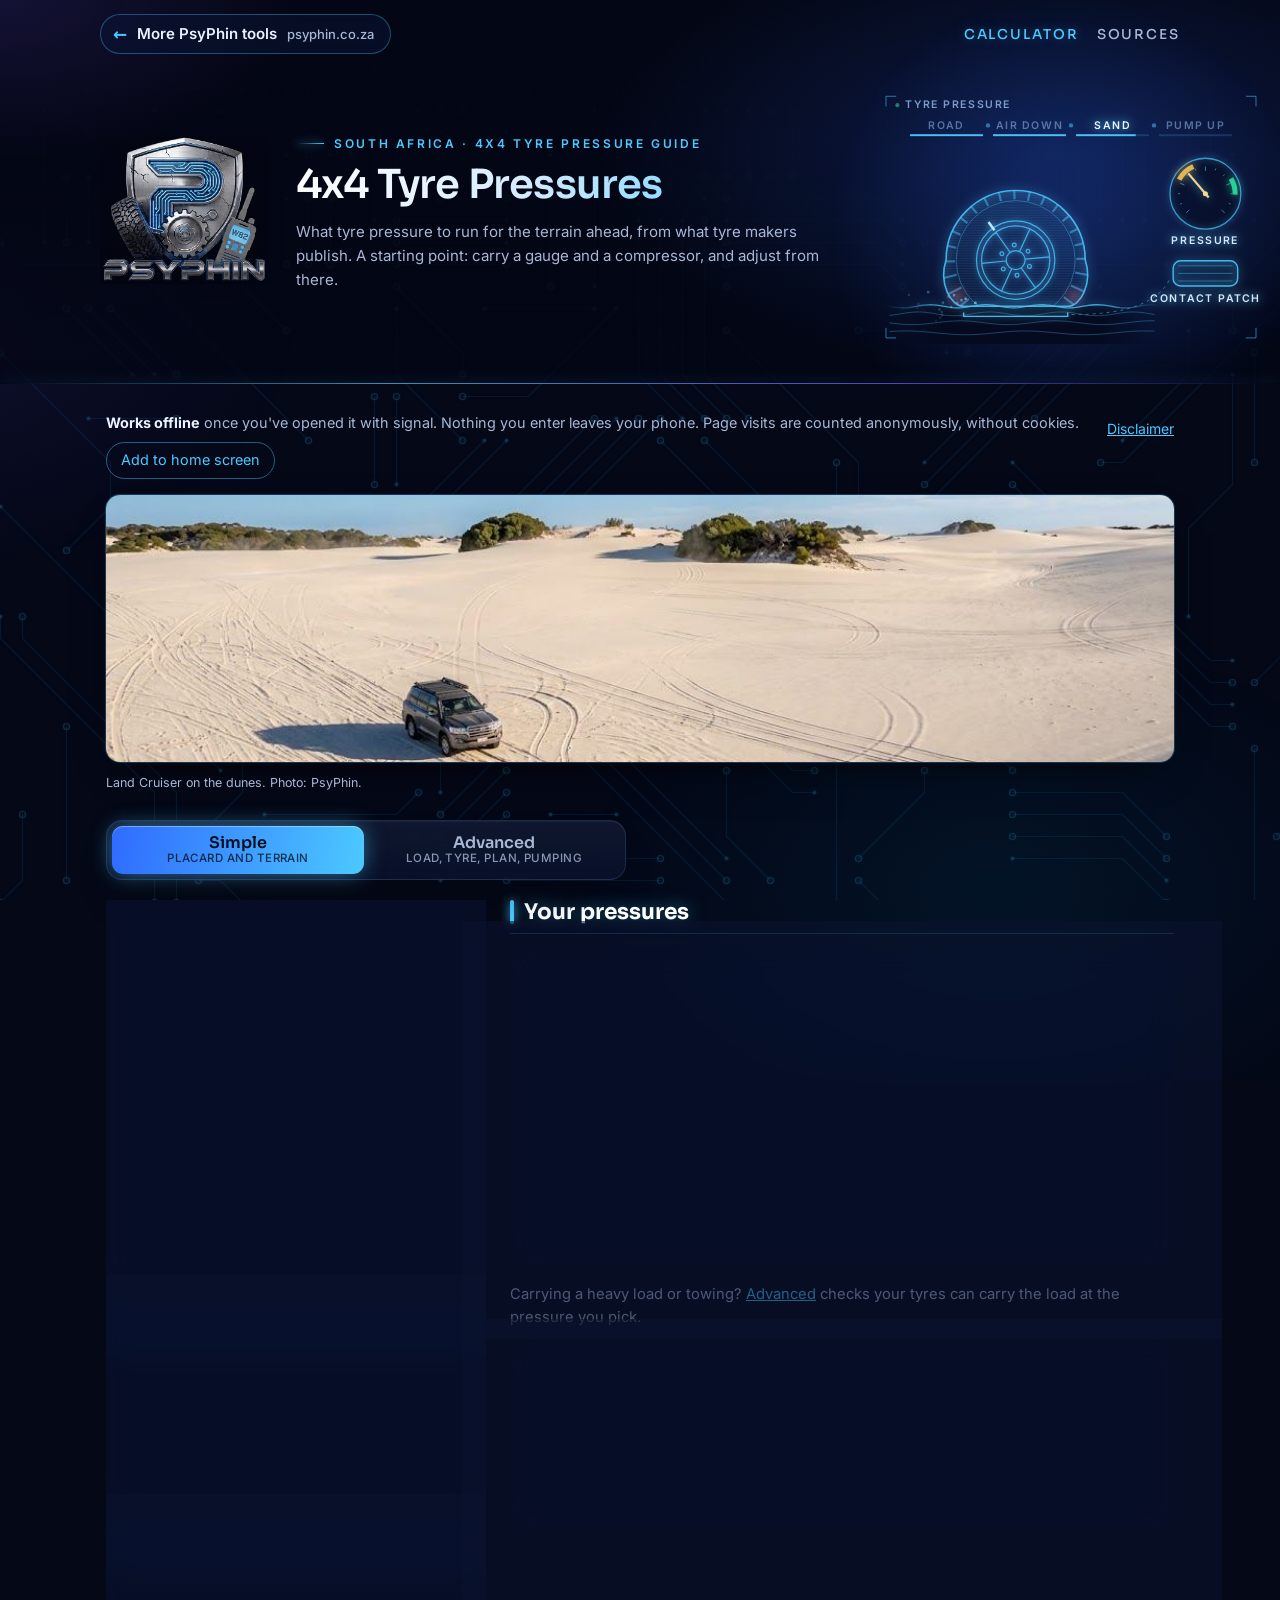
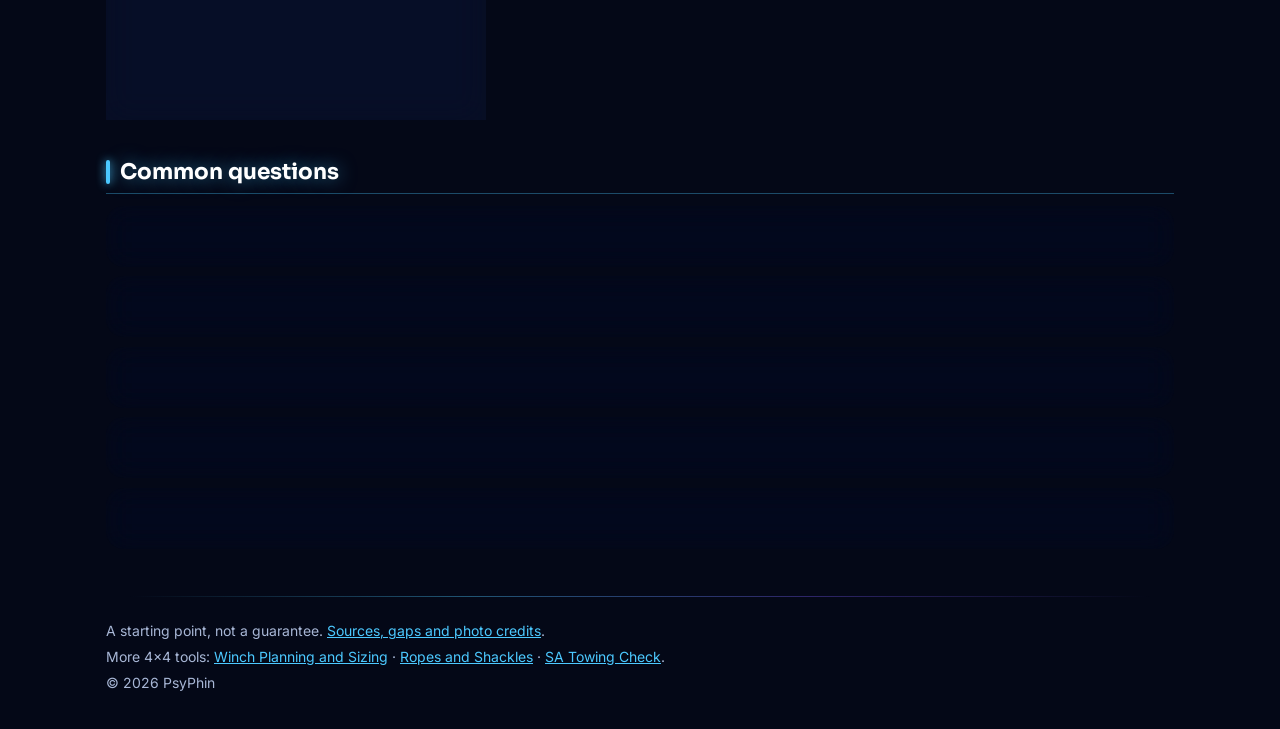
<file: index.html>
<!doctype html>
<html lang="en-ZA" data-circuit="still">
<head>
  <meta charset="utf-8">
  <meta name="viewport" content="width=device-width, initial-scale=1">
  <title>4x4 Tyre Pressures: Calculator for Road, Gravel and Sand | PsyPhin</title>
  <meta name="description" content="A starting range for 4x4 tyre pressures by load, tyre and terrain, from road to gravel and sand, from tyre-maker load tables. Every number is sourced.">
  <meta name="theme-color" content="#040817">
  <link rel="canonical" href="https://tyres.psyphin.co.za/">
  <meta property="og:type" content="website">
  <meta property="og:url" content="https://tyres.psyphin.co.za/">
  <meta property="og:title" content="4x4 Tyre Pressures">
  <meta property="og:description" content="A starting range for 4x4 tyre pressures by load, tyre and terrain, from road to gravel and sand, from tyre-maker load tables. Every number is sourced.">
  <meta property="og:image" content="https://psyphin.co.za/assets/img/projects/sa-tyre-pressures.jpg">
  <meta name="twitter:card" content="summary_large_image">
  <script type="application/ld+json">
  {
    "@context": "https://schema.org",
    "@type": "WebApplication",
    "name": "4x4 Tyre Pressures",
    "url": "https://tyres.psyphin.co.za/",
    "description": "A starting range for 4x4 tyre pressures by load, tyre and terrain, from road to gravel and sand, from tyre-maker load tables. Every number is sourced.",
    "applicationCategory": "UtilitiesApplication",
    "operatingSystem": "Any (runs in the browser)",
    "inLanguage": "en-ZA",
    "isAccessibleForFree": true,
    "offers": {
      "@type": "Offer",
      "price": "0",
      "priceCurrency": "ZAR"
    },
    "publisher": {
      "@type": "Organization",
      "name": "PsyPhin",
      "url": "https://psyphin.co.za/"
    }
  }
  </script>
  <link rel="manifest" href="manifest.webmanifest">
  <link rel="icon" href="favicon.ico" sizes="48x48">
  <link rel="icon" href="favicon-96x96.png" type="image/png" sizes="96x96">
  <link rel="icon" href="favicon-192x192.png" type="image/png" sizes="192x192">
  <link rel="apple-touch-icon" href="apple-touch-icon.png" sizes="180x180">
  <link rel="preload" href="fonts/inter-latin-var.woff2" as="font" type="font/woff2" crossorigin>
  <link rel="preconnect" href="https://fonts.googleapis.com">
  <link rel="preconnect" href="https://fonts.gstatic.com" crossorigin>
  <link href="https://fonts.googleapis.com/css2?family=Sora:wght@500;600;700&display=swap" rel="stylesheet">
  <link rel="stylesheet" href="css/style.css">
</head>
<body>
  <a class="skip-link" href="#main">Skip to content</a>

  <header class="brand-bar brand-bar--hero">
    <canvas class="hero-fx" aria-hidden="true"></canvas>
    <div class="brand-nav">
      <a class="back-link" href="https://psyphin.co.za/#tools"><span class="back-link-arrow" aria-hidden="true">&larr;</span> <span class="back-link-label"><span class="back-link-more">More </span>PsyPhin tools</span> <span class="back-link-domain">psyphin.co.za</span></a>
      <nav class="nav" aria-label="Site">
        <a href="index.html" aria-current="page">Calculator</a>
        <a href="sources.html">Sources</a>
      </nav>
    </div>
    <div class="brand-inner">
      <a class="brand-logo-link" href="https://psyphin.co.za/" aria-label="PsyPhin home"><img src="logo.jpg" alt="PsyPhin" class="brand-logo" width="560" height="501"></a>
      <div class="brand-text">
        <p class="brand-eyebrow">South Africa &middot; 4x4 tyre pressure guide</p>
        <h1>4x4 Tyre Pressures</h1>
        <p class="subtitle">What tyre pressure to run for the terrain ahead, from what tyre makers publish. A starting point: carry a gauge and a compressor, and adjust from there.</p>
      </div>
    </div>
  </header>

  <main id="main" class="wrap">
    <section class="intro">
      <p class="disclaimer-link"><a href="#disclaimer">Disclaimer</a></p>
      <p class="offline-line"><strong>Works offline</strong> once you've opened it with signal. Nothing you enter leaves your phone. Page visits are counted anonymously, without cookies.<span class="install" id="install" hidden> <button type="button" class="small-button install-button" id="install-button">Add to home screen</button><span class="install-help" id="install-help" hidden></span></span></p>
      <ul class="honesty" data-modes="advanced">
        <li><strong>Only tyre makers, vehicle makers, standards, the law and engineering research.</strong> No forum or club figures. Where nobody citable publishes a number, this page says so instead of guessing.</li>
        <li><strong>The load sets the floor.</strong> Advanced reads your tyre's load table to find the least pressure your load needs, and checks what you plan to run against it.</li>
      </ul>
      <figure class="hero-photo" data-image="hero"></figure>
    </section>

    <div class="modes" role="group" aria-label="How much detail?">
      <button type="button" class="mode-button" data-mode="simple" aria-pressed="true">Simple <small>placard and terrain</small></button>
      <button type="button" class="mode-button" data-mode="advanced" aria-pressed="false">Advanced <small>load, tyre, plan, pumping</small></button>
    </div>

    <div class="layout">
      <form id="tyre-form" class="inputs" autocomplete="off" novalidate>
        <p class="example-link" data-modes="advanced"><a href="#example" id="example-link">Fill in a made-up example</a></p>
        <fieldset data-modes="advanced">
          <legend>Load on each axle</legend>
          <div class="field-row">
            <div class="field">
              <label for="frontKg">Front axle</label>
              <div class="with-unit"><input id="frontKg" name="frontKg" type="text" inputmode="numeric" min="0" step="10" value="1300"><span>kg</span></div>
            </div>
            <div class="field">
              <label for="rearKg">Rear axle</label>
              <div class="with-unit"><input id="rearKg" name="rearKg" type="text" inputmode="numeric" min="0" step="10" value="1500"><span>kg</span></div>
            </div>
          </div>
          <p class="hint">Filled in with a typical loaded double-cab bakkie (example figures, not from a source): change them to yours. Best: weigh each axle, loaded for the trip, on a weighbridge. Worst case: the maximum axle loads on the vehicle's VIN or compliance plate. Each tyre carries half its axle.</p>
        </fieldset>

        <fieldset>
          <legend>Your tyres</legend>
          <div class="choice-row">
            <label><input type="radio" name="tyreClass" value="lt"> LT (light truck)</label>
            <label><input type="radio" name="tyreClass" value="passenger"> Passenger / SUV</label>
            <label><input type="radio" name="tyreClass" value="unsure" checked> Not sure</label>
          </div>
          <p class="hint">LT tyres have "LT" before the size (LT265/75R16) or two load numbers, like 121/118. Not sure? You get the passenger-type answer, the more careful one.</p>
          <div class="field">
            <label for="simpleSize">Size <small class="muted" data-modes="simple">(optional, for the weight check)</small></label>
            <input id="simpleSize" name="simpleSize" type="text" inputmode="text" autocapitalize="characters" spellcheck="false" placeholder="e.g. 265/60R18 110H">
            <p class="hint" id="simple-size-read">As on the sidewall, e.g. 265/60R18, LT265/75R16 or 31x10.50R15. Add the load index if you know it (the number after the size).</p>
          </div>
          <div class="field" id="simple-li-field" hidden>
            <label for="simpleLi">Load index</label>
            <input id="simpleLi" name="simpleLi" type="text" inputmode="numeric" min="60" max="130" step="1" placeholder="e.g. 110">
            <p class="hint">The number straight after the size on the sidewall, e.g. <b>110</b> in 265/60R18 110H.</p>
          </div>
          <details class="inline-help">
            <summary>Where do I find these on the tyre?</summary>
            <div class="diagram" data-diagram="markings"></div>
            <figure class="inline-photo" data-image="markings"></figure>
          </details>
        </fieldset>

        <fieldset data-modes="simple">
          <legend>Loaded weight <small>(optional)</small></legend>
          <div class="field">
            <label for="simpleKg">The vehicle as you'll drive it</label>
            <div class="with-unit"><input id="simpleKg" name="simpleKg" type="text" inputmode="numeric" min="0" step="50" placeholder="e.g. 2800"><span>kg</span></div>
            <p class="hint">With people, fuel, water and gear. A weighbridge is best. The GVM on your licence disc is the most it may weigh. Needs the tyre size above.</p>
          </div>
        </fieldset>

        <fieldset>
          <legend>Road pressure</legend>
          <div class="field-row">
            <div class="field">
              <label for="placardFront">Front</label>
              <div class="with-unit"><input id="placardFront" name="placardFront" type="text" inputmode="decimal" min="0" step="0.1"><span>bar</span></div>
            </div>
            <div class="field">
              <label for="placardRear">Rear</label>
              <div class="with-unit"><input id="placardRear" name="placardRear" type="text" inputmode="decimal" min="0" step="0.1"><span>bar</span></div>
            </div>
          </div>
          <p class="hint">From the tyre placard, usually on the driver's door pillar, or in the owner's manual. Use the loaded figure if it gives one.<span data-modes="advanced"> Leave blank to use only the load tables.</span></p>
        </fieldset>

        <fieldset>
          <legend>Terrain</legend>
          <div class="terrain-grid" id="terrain-grid" role="radiogroup" aria-label="Terrain"></div>
        </fieldset>

        <fieldset data-modes="advanced">
          <legend>What you plan to run</legend>
          <div class="field-row">
            <div class="field">
              <label for="planFront">Front</label>
              <div class="with-unit"><input id="planFront" name="planFront" type="text" inputmode="decimal" min="0" step="0.1"><span>bar</span></div>
            </div>
            <div class="field">
              <label for="planRear">Rear</label>
              <div class="with-unit"><input id="planRear" name="planRear" type="text" inputmode="decimal" min="0" step="0.1"><span>bar</span></div>
            </div>
          </div>
          <button type="button" class="small-button" id="use-bottom">Use the bottom of the range</button>
          <div class="field">
            <label for="speed">Fastest you expect to drive like this</label>
            <div class="with-unit"><input id="speed" name="speed" type="text" inputmode="numeric" min="0" step="5" placeholder="e.g. 30"><span>km/h</span></div>
          </div>
          <label class="check"><input type="checkbox" name="beadlock" id="beadlock"> Beadlock wheels</label>
          <label class="check"><input type="checkbox" name="towing" id="towing"> Towing, or sustained high speed on tar</label>
        </fieldset>

        <fieldset data-modes="advanced">
          <legend>Pumping back up <small>(optional)</small></legend>
          <div class="field-row">
            <div class="field">
              <label for="flow">Compressor flow</label>
              <div class="with-unit"><input id="flow" name="flow" type="text" inputmode="decimal" min="0" step="1" placeholder="e.g. 72"><select id="flowUnit" name="flowUnit" aria-label="Flow unit"><option value="lpm">L/min</option><option value="cfm">CFM</option></select></div>
            </div>
            <div class="field">
              <label for="duty">Duty cycle</label>
              <div class="with-unit"><input id="duty" name="duty" type="text" inputmode="numeric" min="1" max="100" step="5" placeholder="100"><span>%</span></div>
            </div>
          </div>
          <label class="check"><input type="checkbox" name="freeFlow" id="freeFlow" checked> That flow is the "free flow" (0 bar) figure</label>
          <div class="field">
            <label for="switchSec">Moving to the next tyre</label>
            <div class="with-unit"><input id="switchSec" name="switchSec" type="text" inputmode="numeric" min="0" step="5" value="30"><span>s</span></div>
            <p class="hint">Unscrewing, walking round and connecting the next tyre. Your own estimate: 30 seconds is filled in.</p>
          </div>
          <div class="field">
            <label for="altitude">Altitude where you'll pump up</label>
            <div class="with-unit"><input id="altitude" name="altitude" type="text" inputmode="numeric" step="50" placeholder="0"><span>m</span></div>
            <p class="hint">Your phone's map or compass app shows it. The coast is 0 m and Gauteng is about 1 500–1 800 m.</p>
          </div>
        </fieldset>
      </form>

      <section class="results" id="results" aria-labelledby="results-title" aria-live="polite">
        <h2 id="results-title">Your pressures</h2>
        <div id="results-body"></div>

        <aside id="disclaimer" class="disclaimer" aria-labelledby="disclaimer-title">
          <h2 id="disclaimer-title">Disclaimer</h2>
          <p><strong>A starting point, not a safe-pressure guarantee.</strong> Tyre pressure off-road depends on your exact tyre, load, terrain, speed and driving. Lowering pressure can unseat a bead, damage a sidewall or overheat a tyre. You choose your pressures and you're responsible for them.</p>
          <p data-modes="advanced">Figures come from the sources listed on the <a href="sources.html">Sources page</a>, as published. Check your own tyre maker's data for your exact tyre. The load tables are reproduced from a tyre maker's guide and haven't been checked against SANS 1550, which South African law refers to.</p>
          <p>Reinflate to road pressure before driving on tar.</p>
        </aside>
      </section>
    </div>

    <section class="explainers" aria-labelledby="explain-title" data-modes="advanced">
      <h2 id="explain-title">Why the numbers work like this</h2>

      <section class="explainer">
        <h3>The load tables set the floor</h3>
        <p>A tyre's load table gives the load it may carry at each pressure. Find the load on one tyre (half the axle), then the lowest pressure that carries it: that's the least the tyre needs. South African law (reg 238) doesn't allow a wheel on a public road, gravel roads included, to carry more than SANS 1550 allows for its tyre, judged at the cold pressure. This page assumes SANS 1550 matches the tables used here, but that hasn't been checked yet.</p>
        <p><strong>The tables stop at a lowest pressure</strong>: 1.5 bar for passenger-type tyres, 2.4 bar for LT tyres. Below that, nobody publishes what the tyre can carry, so this page shows no floor there. It only shows what tyre makers say about speed.</p>
        <p class="read-more" data-rules="table-method table-lowest-pressure law-reg238 toyo-load-index"></p>
      </section>

      <section class="explainer">
        <h3>Contact patch: why airing down helps in sand</h3>
        <p>A tyre flattens until the pressure over its footprint balances the air pressure inside it. So the footprint is roughly load ÷ pressure: drop the pressure by a third and the footprint grows by about half. It grows mostly in length, which is what floats you over soft sand.</p>
        <div class="diagram" data-diagram="footprint"></div>
        <figure class="inline-photo inline-photo--wide" data-image="riverbed"></figure>
        <p class="read-more" data-rules="nhtsa-contact-patch bfg-low-traction"></p>
      </section>

      <section class="explainer">
        <h3>Flex makes heat: why speed has to come down</h3>
        <p>The lower the pressure, the more the tyre squashes and the more its sidewall flexes on every turn of the wheel. Flexing makes heat, and heat is what destroys tyres. That's why every maker that allows low pressures ties them to low speeds.</p>
        <div class="diagram" data-diagram="deflection"></div>
        <figure class="inline-photo" data-image="deflated"></figure>
        <p class="read-more" data-rules="nhtsa-deflection-heat bfg-air-carries-load bfg-speed-load etrto-underinflation"></p>
      </section>

      <section class="explainer">
        <h3>Speed and pressure go together</h3>
        <p>Military trucks with central tyre inflation make the link explicit: each lower pressure setting comes with a lower top speed. These are big truck tyres, so the numbers aren't for your 4x4, but the pattern is the same one BFGoodrich gives for 4x4 tyres: below 1.5 bar, 20 km/h or less.</p>
        <div class="diagram" data-diagram="ctis"></div>
        <p class="read-more" data-rules="army-ctis-modes bfg-below-1-5 bfg-au-20psi"></p>
      </section>

      <section class="explainer">
        <h3>Beads, rims and side slopes</h3>
        <p>The tyre's bead sits on the rim's bead seat, held by the flange on the outside and, on a hump rim, a small hump on the inside. ETRTO recommends hump rims for tubeless radial tyres up to load index 121, which covers most 4x4 tyres. At low pressure, a hard sideways push (a side slope, a rut, a sharp turn) can roll the bead over the hump and into the well, and the tyre loses its air. BFGoodrich says to run road pressure across steep side slopes. Beadlocks clamp the bead, but they don't change what the air carries, and Ford doesn't approve them on the road.</p>
        <div class="diagram" data-diagram="bead"></div>
        <figure class="inline-photo" data-image="beadlock"></figure>
        <p class="read-more" data-rules="etrto-hump-rims bfg-side-slopes ford-beadlock etrto-underinflation"></p>
      </section>

      <section class="explainer">
        <h3>Temperature: when to check, and why the reading changes</h3>
        <p><strong>Set and check pressures cold:</strong> with the tyres at the temperature of the air around them, before driving. First thing in the morning is easiest. Otherwise let the vehicle stand (ETRTO says at least an hour, Toyo and Ford say three).</p>
        <p><strong>Driving warms the air inside.</strong> A reading 20% or more above the cold figure is normal, so never let air out of warm tyres to get back to the cold number. The law also judges a tyre at its cold pressure.</p>
        <div class="diagram" data-diagram="hotcold"></div>
        <p><strong>The weather moves it too:</strong> about 0.07 bar for every 5.5°C, so a cold desert morning and a hot afternoon can differ by a few tenths of a bar with the same air inside.</p>
        <div class="diagram" data-diagram="temptable"></div>
        <p><strong>Airing down at the start of the sand?</strong> The tyres are usually warm by then, so they'll lose a little more as they cool: check again later. The same goes for pumping up warm tyres: they'll read lower once cold.</p>
        <p>Keep tyres away from anything hotter than 90°C, such as brakes or exhausts: ETRTO says that can damage them for good.</p>
        <figure class="inline-photo" data-image="gauge"></figure>
        <p class="read-more" data-rules="toyo-cold etrto-hot-pressure nhtsa-temperature calc-temperature etrto-90c law-reg238"></p>
      </section>

      <section class="explainer">
        <h3>Corrugations</h3>
        <p>Corrugations shake the tyre on every ripple, so it flexes more and heats up faster than on smooth gravel. Cooper's advice is to slow down on them. Its slow, rough gravel range (for LT tyres) is what this page uses, and Toyo's 20 per cent rule covers passenger-type tyres. Research on log trucks also found that lower tyre pressures make corrugations form less and improve the ride.</p>
        <div class="diagram" data-diagram="corrugation"></div>
        <figure class="inline-photo" data-image="corrugations"></figure>
        <p class="read-more" data-rules="cooper-corrugations cooper-lt-terrain toyo-20-percent watkins-gravel"></p>
      </section>

      <section class="explainer">
        <h3>Pumping back up: the physics</h3>
        <p>The air you need is the tyre's air volume × the pressure you're adding ÷ the air pressure around you. Inland there's less air pressure, so the same tyre needs a little more pumping. Compressors are often rated at "free flow" with nothing to push against. Into a tyre at 2–3 bar they deliver less, so real times are longer.</p>
        <figure class="inline-photo" data-image="compressor"></figure>
        <p class="read-more" data-rules="calc-free-air calc-air-volume calc-altitude ford-off-road"></p>
      </section>
    </section>

    <section class="explainers faq" aria-labelledby="faq-title">
      <h2 id="faq-title">Common questions</h2>

      <details class="explainer">
        <summary>What tyre pressure should I run in sand?</summary>
        <p>There's no single figure: it depends on your tyre, the load on it and the sand. BFGoodrich says to carry a gauge and let air out 0.5 bar at a time until the tyre floats (0.3 bar at a time on its South African site), and not to go below 1.5 bar (1.4 bar on the South African site). At that pressure, keep under 20 km/h (25 km/h at 1.4 bar).</p>
        <p>The calculator above gives a starting range for your tyre and load.</p>
        <p class="read-more" data-rules="bfg-sand bfg-africa-sand"></p>
      </details>

      <details class="explainer">
        <summary>What tyre pressure should I use on gravel roads?</summary>
        <p>A common starting point from Toyo: going from tar to dirt, drop the pressure by 20% and your speed by 20%. From 2.5 bar that's about 2.0 bar, and from 100 km/h no more than 80 km/h.</p>
        <p>Corrugations heat tyres up quickly, so slow down on them.</p>
        <p class="read-more" data-rules="toyo-20-percent cooper-corrugations"></p>
      </details>

      <details class="explainer">
        <summary>How fast can I drive on deflated tyres?</summary>
        <p>Slowly. BFGoodrich: below 1.5 bar, 20 km/h or less. Load, speed and pressure go together: if you lower the pressure and keep the load, you have to slow down, or the tyre flexes more, overheats and can fail later.</p>
        <p class="read-more" data-rules="bfg-below-1-5 bfg-speed-load"></p>
      </details>

      <details class="explainer">
        <summary>Should I let air out when my tyres are hot?</summary>
        <p>No. Driving warms the air inside, and a reading 20% or more above the cold figure is normal. Never let air out of warm tyres to get back to the cold number.</p>
        <p>Set and check pressures cold, before driving: first thing in the morning is easiest.</p>
        <p class="read-more" data-rules="etrto-hot-pressure toyo-cold"></p>
      </details>

      <details class="explainer">
        <summary>Do I have to pump my tyres up before the tar?</summary>
        <p>Yes. Lower pressures are for off-road. When you're back on a paved road, the pressure must go back to the vehicle maker's road figure. Not doing so seriously affects handling and could cause tyre failure, so carry a compressor.</p>
        <p class="read-more" data-rules="etrto-off-road bfg-reinflate ford-off-road"></p>
      </details>
    </section>
  </main>

  <footer class="site-footer">
    <div class="wrap">
      <p>A starting point, not a guarantee. <a href="sources.html">Sources, gaps and photo credits</a>.</p>
      <p>More 4x4 tools: <a href="https://winching.psyphin.co.za/">Winch Planning and Sizing</a> &middot; <a href="https://ropes.psyphin.co.za/">Ropes and Shackles</a> &middot; <a href="https://towing.psyphin.co.za/">SA Towing Check</a>.</p>
      <p>&copy; <span id="year"></span> PsyPhin</p>
    </div>
  </footer>

  <script src="js/data.js"></script>
  <script src="js/tables.js"></script>
  <script src="js/images.js"></script>
  <script src="js/calc.js"></script>
  <script src="js/ui.js"></script>
  <script src="js/diagrams.js"></script>
  <script src="js/tyre3d.js"></script>
  <script src="js/app.js"></script>
  <script src="js/install.js"></script>
  <script src="js/circuit.js"></script>
  <script src="js/fx.js"></script>
  <script>
    if ("serviceWorker" in navigator && location.protocol === "https:") {
      navigator.serviceWorker.register("sw.js").catch(function () {});
    }
  </script>
  <!-- GoatCounter: cookie-free page-visit stats at https://psyphin.goatcounter.com/ (never sees form inputs) -->
  <!-- Shared with psyphin.co.za: prefix paths with the host so this site's pages are counted separately -->
  <script>window.goatcounter = { path: function (p) { return location.host + p; } };</script>
  <script data-goatcounter="https://psyphin.goatcounter.com/count" async src="//gc.zgo.at/count.js"></script>
</body>
</html>
</file>
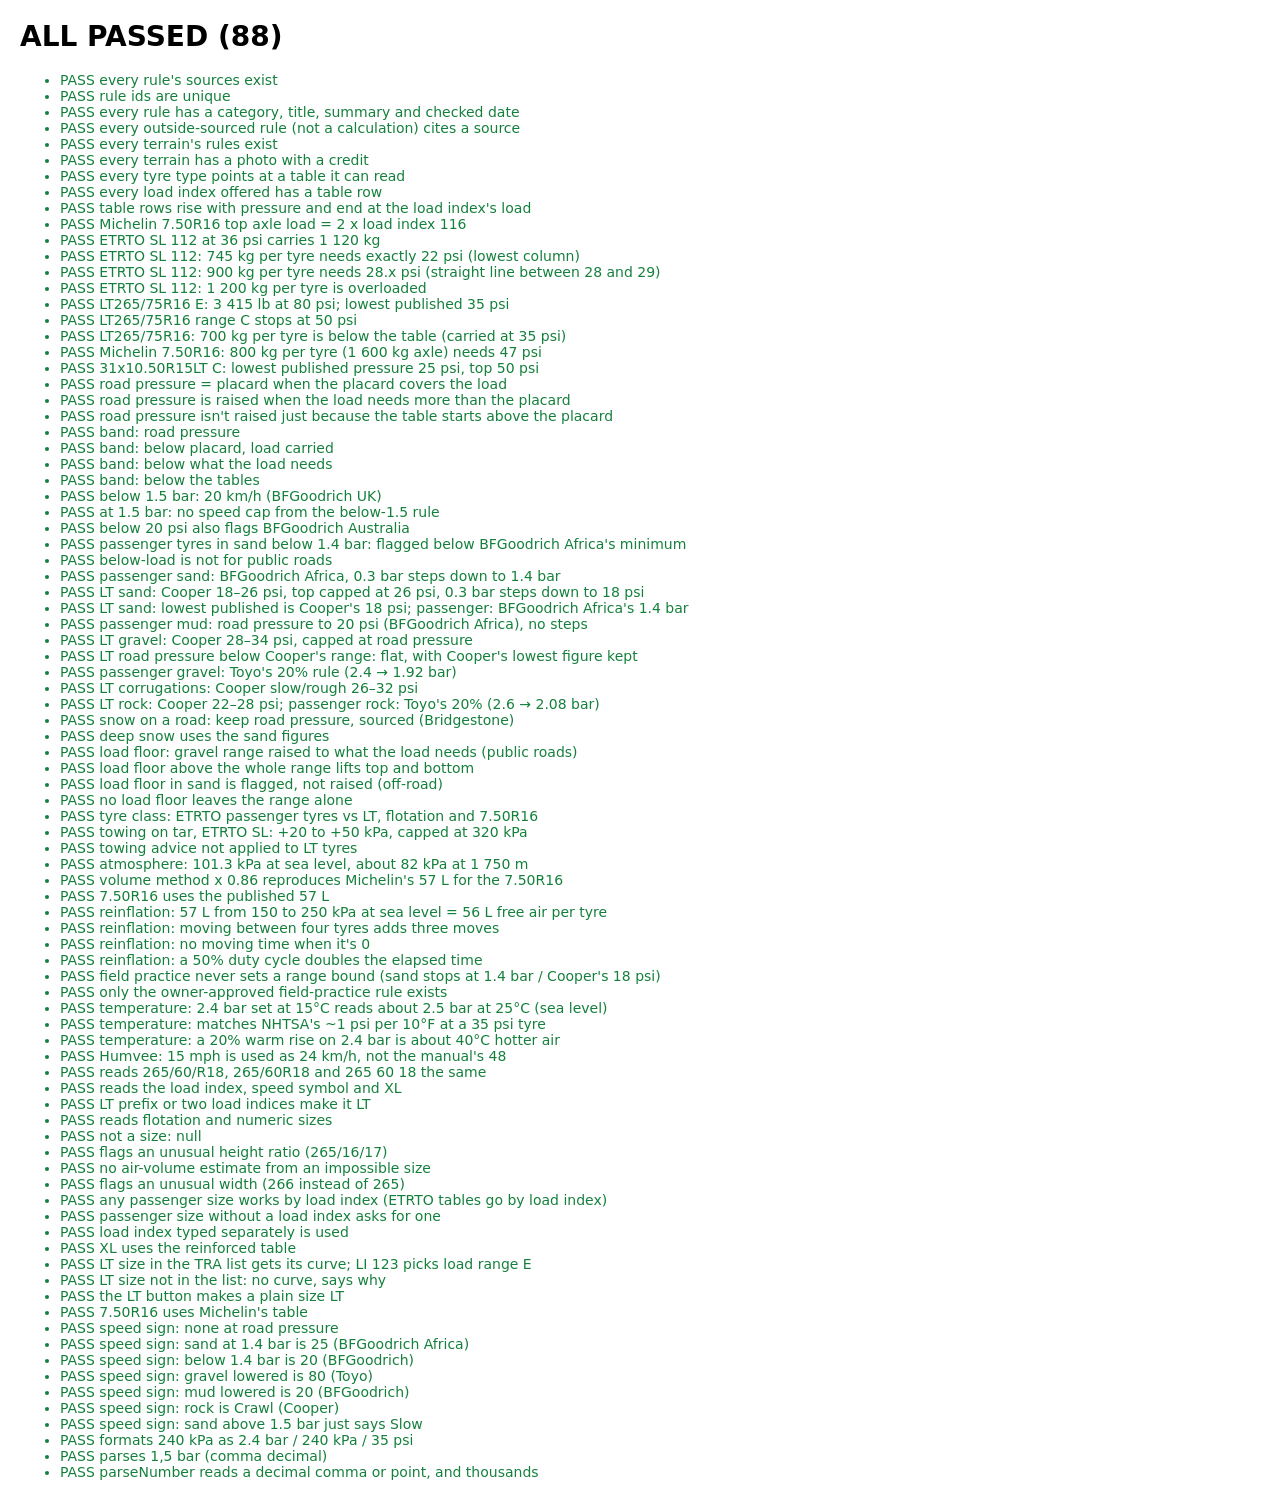
<file: tests/index.html>
<!doctype html>
<html lang="en">
<head>
  <meta charset="utf-8">
  <title>Tests: 4x4 Tyre Pressures</title>
  <style>
    body { font: 14px system-ui, sans-serif; margin: 20px; }
    .ok { color: #15803d; }
    .bad { color: #b91c1c; font-weight: 600; }
  </style>
</head>
<body>
  <h1 id="summary">Running…</h1>
  <ul id="out"></ul>
  <script src="../js/data.js"></script>
  <script src="../js/tables.js"></script>
  <script src="../js/images.js"></script>
  <script src="../js/calc.js"></script>
  <script>
    (function () {
      "use strict";
      const C = window.TYRE_CALC;
      const D = window.TYRE_DATA;
      const T = window.TYRE_TABLES;
      const out = document.getElementById("out");
      let pass = 0, fail = 0;
      function test(name, fn) {
        let ok = false, msg = "";
        try { const r = fn(); ok = r === true; if (!ok) msg = " → " + JSON.stringify(r); } catch (e) { msg = " → threw " + e.message; }
        const li = document.createElement("li");
        li.className = ok ? "ok" : "bad";
        li.textContent = (ok ? "PASS " : "FAIL ") + name + msg;
        out.appendChild(li);
        ok ? pass++ : fail++;
      }
      const near = (a, b, tol) => Math.abs(a - b) <= tol || { got: a, want: b };
      const LB = C.KG_PER_LB;

      // ---------------- data integrity
      test("every rule's sources exist", () => {
        const bad = D.rules.flatMap((r) => r.sources.filter((s) => !D.sources[s]).map((s) => r.id + ":" + s));
        return bad.length === 0 || bad;
      });
      test("rule ids are unique", () => new Set(D.rules.map((r) => r.id)).size === D.rules.length);
      test("every rule has a category, title, summary and checked date", () => {
        const cats = ["law", "standard", "tyre-maker", "vehicle-maker", "engineering", "calculation", "field-practice"];
        const bad = D.rules.filter((r) => !cats.includes(r.category) || !r.title || !r.summary || !/^\d{4}-\d\d-\d\d$/.test(r.checked)).map((r) => r.id);
        return bad.length === 0 || bad;
      });
      test("every outside-sourced rule (not a calculation) cites a source", () => {
        const bad = D.rules.filter((r) => r.category !== "calculation" && r.category !== "field-practice" && !r.sources.length).map((r) => r.id);
        return bad.length === 0 || bad;
      });
      test("every terrain's rules exist", () => {
        const ids = new Set(D.rules.map((r) => r.id));
        const bad = D.terrains.flatMap((t) => t.ruleIds.concat([t.lt, t.passenger].filter((x) => x && x.rule).map((x) => x.rule)).filter((id) => !ids.has(id)));
        return bad.length === 0 || bad;
      });
      test("every terrain has a photo with a credit", () => {
        const bad = D.terrains.filter((t) => {
          const i = window.TYRE_IMAGES.find((x) => x.key === t.image);
          return !i || !i.author || (!i.own && (!i.license || !i.page));
        }).map((t) => t.id);
        return bad.length === 0 || bad;
      });
      test("every tyre type points at a table it can read", () => {
        const bad = [];
        D.tyreSizes.forEach((s) => s.types.forEach((t) => {
          const choice = { sizeId: s.id, typeId: t.id, li: t.defaultLi };
          if (!C.loadCurve(choice)) bad.push(s.id + "/" + t.id);
        }));
        return bad.length === 0 || bad;
      });
      test("every load index offered has a table row", () => {
        const bad = [];
        D.tyreSizes.forEach((s) => s.types.forEach((t) => (t.loadIndices || []).forEach((li) => { if (!T[t.table].rowsLb[li]) bad.push(t.table + " " + li); })));
        return bad.length === 0 || bad;
      });
      test("table rows rise with pressure and end at the load index's load", () => {
        const bad = [];
        ["etrto-sl", "etrto-xl"].forEach((id) => Object.entries(T[id].rowsLb).forEach(([li, row]) => {
          if (row.some((v, i) => i && v < row[i - 1])) bad.push(id + " " + li + " not rising");
          if (Math.abs(row[row.length - 1] * LB - T.loadIndexKg[li]) > 1.5) bad.push(id + " " + li + " top");
        }));
        ["tra-lt", "tra-flotation"].forEach((id) => Object.entries(T[id].sizes).forEach(([size, s]) => {
          s.ranges.forEach((r) => {
            const lb = s.single.find(([psi]) => psi === r.maxPsi)[1];
            if (Math.abs(lb * LB - T.loadIndexKg[r.li]) > 1.5) bad.push(size + " " + r.range);
          });
        }));
        return bad.length === 0 || bad;
      });
      test("Michelin 7.50R16 top axle load = 2 x load index 116", () => T["michelin-750r16"].axleKg.slice(-1)[0][1] === 2 * T.loadIndexKg[116]);

      // ---------------- load tables
      test("ETRTO SL 112 at 36 psi carries 1 120 kg", () => near(C.loadAt(C.loadCurve({ sizeId: "265-65r17", typeId: "sl", li: 112 }), C.psiToKpa(36)), 1120, 1));
      test("ETRTO SL 112: 745 kg per tyre needs exactly 22 psi (lowest column)", () => {
        const need = C.requiredPressure(C.loadCurve({ sizeId: "265-65r17", typeId: "sl", li: 112 }), 1642 * LB);
        return need.status === "belowTable" || need;
      });
      test("ETRTO SL 112: 900 kg per tyre needs 28.x psi (straight line between 28 and 29)", () => {
        // 28 psi = 1984 lb (899.9 kg), 29 psi = 2061 lb (934.9 kg)
        const need = C.requiredPressure(C.loadCurve({ sizeId: "265-65r17", typeId: "sl", li: 112 }), 900);
        const psi = C.kpaToPsi(need.kpa);
        return (need.status === "ok" && psi > 28 && psi < 28.05) || { status: need.status, psi };
      });
      test("ETRTO SL 112: 1 200 kg per tyre is overloaded", () => C.requiredPressure(C.loadCurve({ sizeId: "265-65r17", typeId: "sl", li: 112 }), 1200).status === "overload");
      test("LT265/75R16 E: 3 415 lb at 80 psi; lowest published 35 psi", () => {
        const c = C.loadCurve({ sizeId: "lt265-75r16", typeId: "lt", range: "E" });
        return (near(c.points.slice(-1)[0][1], 3415 * LB, 0.5) === true && near(C.kpaToPsi(c.points[0][0]), 35, 0.01) === true) || c.points;
      });
      test("LT265/75R16 range C stops at 50 psi", () => {
        const c = C.loadCurve({ sizeId: "lt265-75r16", typeId: "lt", range: "C" });
        return near(C.kpaToPsi(c.points.slice(-1)[0][0]), 50, 0.01);
      });
      test("LT265/75R16: 700 kg per tyre is below the table (carried at 35 psi)", () => {
        const need = C.requiredPressure(C.loadCurve({ sizeId: "lt265-75r16", typeId: "lt", range: "E" }), 700);
        return (need.status === "belowTable" && near(C.kpaToPsi(need.kpa), 35, 0.01) === true) || need;
      });
      test("Michelin 7.50R16: 800 kg per tyre (1 600 kg axle) needs 47 psi", () => {
        const need = C.requiredPressure(C.loadCurve({ sizeId: "750r16", typeId: "michelin" }), 800);
        return near(C.kpaToPsi(need.kpa), 47, 0.01);
      });
      test("31x10.50R15LT C: lowest published pressure 25 psi, top 50 psi", () => {
        const c = C.loadCurve({ sizeId: "31x1050r15", typeId: "flotation", range: "C" });
        return (near(C.kpaToPsi(c.points[0][0]), 25, 0.01) === true && near(C.kpaToPsi(c.points.slice(-1)[0][0]), 50, 0.01) === true) || c.points;
      });

      // ---------------- road pressure and bands
      test("road pressure = placard when the placard covers the load", () => {
        const r = C.roadPressure(240, { kpa: 200, status: "ok" });
        return (r.kpa === 240 && !r.raisedForLoad) || r;
      });
      test("road pressure is raised when the load needs more than the placard", () => {
        const r = C.roadPressure(200, { kpa: 260, status: "ok" });
        return (r.kpa === 260 && r.raisedForLoad) || r;
      });
      test("road pressure isn't raised just because the table starts above the placard", () => {
        const r = C.roadPressure(240, { kpa: 241.3, status: "belowTable" });
        return (r.kpa === 240 && !r.raisedForLoad) || r;
      });
      const curveSl = C.loadCurve({ sizeId: "265-65r17", typeId: "sl", li: 112 });
      const need600 = C.requiredPressure(curveSl, 600); // below table
      const need900 = C.requiredPressure(curveSl, 900); // ~1.94 bar
      test("band: road pressure", () => C.assessPressure(240, need900, 240, "sand").band === "road");
      test("band: below placard, load carried", () => C.assessPressure(200, need900, 240, "sand").band === "belowPlacard");
      test("band: below what the load needs", () => C.assessPressure(170, need900, 240, "sand").band === "belowLoad");
      test("band: below the tables", () => C.assessPressure(140, need600, 240, "sand").band === "belowTable");
      test("below 1.5 bar: 20 km/h (BFGoodrich UK)", () => C.assessPressure(140, need600, 240, "gravel").maxKmh === 20);
      test("at 1.5 bar: no speed cap from the below-1.5 rule", () => C.assessPressure(150, need600, 240, "gravel").maxKmh === null);
      test("below 20 psi also flags BFGoodrich Australia", () => C.assessPressure(130, need600, 240, "gravel").flags.includes("bfg-au-20psi"));
      test("passenger tyres in sand below 1.4 bar: flagged below BFGoodrich Africa's minimum", () => C.assessPressure(130, need600, 240, "sand", "passenger").flags.includes("below-published:bfg-africa-sand"));
      test("below-load is not for public roads", () => C.assessPressure(170, need900, 240, "sand").publicRoad === false);

      // ---------------- terrain ranges
      test("passenger sand: BFGoodrich Africa, 0.3 bar steps down to 1.4 bar", () => {
        const r = C.terrainRange("sand", 240, "passenger");
        return JSON.stringify(r.steps.map(Math.round)) === "[240,210,180,150,140]" || r.steps;
      });
      test("LT sand: Cooper 18–26 psi, top capped at 26 psi, 0.3 bar steps down to 18 psi", () => {
        const r = C.terrainRange("sand", 260, "lt");
        return (Math.round(r.topKpa) === 179 && Math.round(r.bottomKpa) === 124 && r.steps.length === 3) || r;
      });
      test("LT sand: lowest published is Cooper's 18 psi; passenger: BFGoodrich Africa's 1.4 bar", () => Math.round(C.lowestPublished("sand", "lt").kpa) === 124 && C.lowestPublished("sand", "passenger").kpa === 140);
      test("passenger mud: road pressure to 20 psi (BFGoodrich Africa), no steps", () => {
        const r = C.terrainRange("mud", 240, "passenger");
        return JSON.stringify(r.steps.map(Math.round)) === "[240,138]" || r.steps;
      });
      test("LT gravel: Cooper 28–34 psi, capped at road pressure", () => {
        const r = C.terrainRange("gravel", 220, "lt");
        return (r.topKpa === 220 && Math.round(r.bottomKpa) === 193) || r;
      });
      test("LT road pressure below Cooper's range: flat, with Cooper's lowest figure kept", () => {
        const r = C.terrainRange("gravel", 130, "lt");
        return (r.topKpa === 130 && r.bottomKpa === 130 && Math.round(r.publishedLowKpa) === 193) || r;
      });
      test("passenger gravel: Toyo's 20% rule (2.4 → 1.92 bar)", () => {
        const r = C.terrainRange("gravel", 240, "passenger");
        return Math.round(r.bottomKpa) === 192 || r;
      });
      test("LT corrugations: Cooper slow/rough 26–32 psi", () => {
        const r = C.terrainRange("corrugations", 260, "lt");
        return (Math.round(r.topKpa) === 221 && Math.round(r.bottomKpa) === 179) || r;
      });
      test("LT rock: Cooper 22–28 psi; passenger rock: Toyo's 20% (2.6 → 2.08 bar)", () => {
        const lt = C.terrainRange("rock", 260, "lt");
        const pc = C.terrainRange("rock", 260, "passenger");
        return (Math.round(lt.bottomKpa) === 152 && pc.kind === "toyo20" && Math.round(pc.bottomKpa) === 208) || [lt, pc];
      });
      test("snow on a road: keep road pressure, sourced (Bridgestone)", () => {
        const r = C.terrainRange("snow", 240, "passenger");
        return (r.sourced && r.bottomKpa === 240 && r.ruleId === "bridgestone-snow") || r;
      });
      test("deep snow uses the sand figures", () => JSON.stringify(C.terrainRange("deepsnow", 240, "passenger").steps) === JSON.stringify(C.terrainRange("sand", 240, "passenger").steps) && C.terrainRange("deepsnow", 260, "lt").bottomKpa === C.terrainRange("sand", 260, "lt").bottomKpa);
      test("load floor: gravel range raised to what the load needs (public roads)", () => {
        const r = C.applyLoadFloor(C.terrainRange("gravel", 240, "passenger"), 210);
        return (r.raised && r.bottomKpa === 210 && r.topKpa === 240) || r;
      });
      test("load floor above the whole range lifts top and bottom", () => {
        const r = C.applyLoadFloor(C.terrainRange("gravel", 220, "lt"), 260);
        return (r.raised && r.bottomKpa === 260 && r.topKpa === 260) || r;
      });
      test("load floor in sand is flagged, not raised (off-road)", () => {
        const r = C.applyLoadFloor(C.terrainRange("sand", 240, "passenger"), 200);
        return (!r.raised && r.belowFloor && r.bottomKpa === 140) || r;
      });
      test("no load floor leaves the range alone", () => {
        const r = C.applyLoadFloor(C.terrainRange("gravel", 240, "passenger"), null);
        return (!r.raised && !r.belowFloor && Math.round(r.bottomKpa) === 192) || r;
      });
      test("tyre class: ETRTO passenger tyres vs LT, flotation and 7.50R16", () => C.tyreClass({ table: "etrto-sl" }) === "passenger" && C.tyreClass({ table: "etrto-xl" }) === "passenger" && C.tyreClass({ table: "tra-lt" }) === "lt" && C.tyreClass({ table: "tra-flotation" }) === "lt" && C.tyreClass({ table: "michelin-750r16" }) === "lt");
      test("towing on tar, ETRTO SL: +20 to +50 kPa, capped at 320 kPa", () => {
        const h = C.hardDriving({ table: "etrto-sl" }, 290);
        return (h.fromKpa === 310 && h.toKpa === 320) || h;
      });
      test("towing advice not applied to LT tyres", () => C.hardDriving({ table: "tra-lt" }, 300) === null);

      // ---------------- physics
      test("atmosphere: 101.3 kPa at sea level, about 82 kPa at 1 750 m", () => (near(C.atmosphereKpa(0), 101.325, 0.01) === true && near(C.atmosphereKpa(1750), 82.3, 0.5) === true) || [C.atmosphereKpa(0), C.atmosphereKpa(1750)]);
      test("volume method x 0.86 reproduces Michelin's 57 L for the 7.50R16", () => {
        const est = C.torusLitres(8.3 * 25.4, ((32.4 - 16) / 2) * 25.4, 16) * 0.86;
        return near(est, 57, 1);
      });
      test("7.50R16 uses the published 57 L", () => C.tyreVolume(C.findSize("750r16").geometry).litres === 57);
      test("reinflation: 57 L from 150 to 250 kPa at sea level = 56 L free air per tyre", () => {
        const r = C.reinflation({ volumeL: 57, axles: [{ fromKpa: 150, toKpa: 250 }], altitudeM: 0, flowLpm: 56.3 * 2, dutyPercent: 100 });
        return (near(r.perAxle[0].perTyreL, 56.25, 0.1) === true && near(r.runMin, 1, 0.01) === true) || r;
      });
      test("reinflation: moving between four tyres adds three moves", () => {
        const r = C.reinflation({ volumeL: 57, axles: [{ fromKpa: 150, toKpa: 250 }, { fromKpa: 150, toKpa: 250 }], altitudeM: 0, flowLpm: 50, dutyPercent: 100, switchMin: 1.5 });
        return (r.tyres === 4 && r.moveMin === 4.5 && near(r.totalMin, r.runMin + 4.5, 1e-9) === true) || r;
      });
      test("reinflation: no moving time when it's 0", () => C.reinflation({ volumeL: 57, axles: [{ fromKpa: 150, toKpa: 250 }], altitudeM: 0, flowLpm: 50, dutyPercent: 100, switchMin: 0 }).moveMin === 0);
      test("reinflation: a 50% duty cycle doubles the elapsed time", () => {
        const r = C.reinflation({ volumeL: 57, axles: [{ fromKpa: 150, toKpa: 250 }], altitudeM: 0, flowLpm: 50, dutyPercent: 50 });
        return near(r.elapsedMin, r.runMin * 2, 1e-9);
      });

      test("field practice never sets a range bound (sand stops at 1.4 bar / Cooper's 18 psi)", () => {
        const p = C.terrainRange("sand", 240, "passenger");
        const l = C.terrainRange("sand", 240, "lt");
        return (p.bottomKpa === 140 && Math.round(l.bottomKpa) === 124) || [p, l];
      });
      test("only the owner-approved field-practice rule exists", () => {
        const fp = D.rules.filter((r) => r.category === "field-practice").map((r) => r.id);
        return JSON.stringify(fp) === '["field-practice-sand"]' || fp;
      });
      test("temperature: 2.4 bar set at 15°C reads about 2.5 bar at 25°C (sea level)", () => near(C.pressureAtTemp(240, 15, 25, 0), 251.9, 0.5));
      test("temperature: matches NHTSA's ~1 psi per 10°F at a 35 psi tyre", () => near(C.kpaToPsi(C.pressureAtTemp(C.psiToKpa(35), 20, 20 - 50 / 9, 0)), 34, 0.15));
      test("temperature: a 20% warm rise on 2.4 bar is about 40°C hotter air", () => near(C.tempRiseFor(240, 288, 15, 0), 40.5, 0.5));
      test("Humvee: 15 mph is used as 24 km/h, not the manual's 48", () => D.rules.find((r) => r.id === "army-hmmwv-sand").params.maxKmh === 24);

      // ---------------- typed tyre sizes (Simple)
      const P = (t) => C.parseTyreSize(t);
      test("reads 265/60/R18, 265/60R18 and 265 60 18 the same", () => [P("265/60/R18"), P("265/60R18"), P("265 60 18"), P("265-60-r18")].every((x) => x && x.label === "265/60R18" && !x.lt));
      test("reads the load index, speed symbol and XL", () => {
        const x = P("265/65r17 116h xl");
        return (x.label === "265/65R17" && x.li === 116 && x.xl) || x;
      });
      test("LT prefix or two load indices make it LT", () => P("LT265/75R16 123/120Q").lt && P("265/75R16 123/120S").lt && !P("265/75R16 116S").lt);
      test("reads flotation and numeric sizes", () => P("31x10.50R15LT 109S").label === "31x10.50R15LT" && P("31X10.5R15").label === "31x10.50R15LT" && P("7.50R16C 116/114N").label === "7.50R16");
      test("not a size: null", () => P("hello") === null && P("") === null);
      test("flags an unusual height ratio (265/16/17)", () => P("265/16/17").oddAspect === true && P("265/65R17").oddAspect === false);
      test("no air-volume estimate from an impossible size", () => C.geometryFor(P("265/16/17")) === null && C.geometryFor(P("265/65R17")) !== null);
      test("flags an unusual width (266 instead of 265)", () => P("266/60R18").oddWidth === true && P("265/60R18").oddWidth === false);
      test("any passenger size works by load index (ETRTO tables go by load index)", () => {
        const r = C.curveForTyped(P("245/70R16 111T"), false, null);
        return (r.curve && r.cls === "passenger" && Math.round(r.curve.points.slice(-1)[0][1]) === 1090) || r;
      });
      test("passenger size without a load index asks for one", () => C.curveForTyped(P("245/70R16"), false, null).needsLi === true);
      test("load index typed separately is used", () => Math.round(C.curveForTyped(P("265/60R18"), false, 110).curve.points.slice(-1)[0][1]) === 1060);
      test("XL uses the reinforced table", () => C.curveForTyped(P("265/65R17 116 XL"), false, null).table === "etrto-xl");
      test("LT size in the TRA list gets its curve; LI 123 picks load range E", () => {
        const r = C.curveForTyped(P("LT265/75R16 123/120Q"), false, null);
        return (r.table === "tra-lt" && /range E/.test(r.curve.marking)) || r;
      });
      test("LT size not in the list: no curve, says why", () => C.curveForTyped(P("LT245/75R16"), false, null).reason === "noLtTable");
      test("the LT button makes a plain size LT", () => C.curveForTyped(P("265/65R17"), true, null).table === "tra-lt");
      test("7.50R16 uses Michelin's table", () => C.curveForTyped(P("7.50R16"), false, null).table === "michelin-750r16");

      // ---------------- speed signs
      test("speed sign: none at road pressure", () => C.speedCap(240, 240, "sand") === null);
      test("speed sign: sand at 1.4 bar is 25 (BFGoodrich Africa)", () => C.speedCap(140, 240, "sand").kmh === 25);
      test("speed sign: below 1.4 bar is 20 (BFGoodrich)", () => C.speedCap(125, 240, "sand").kmh === 20);
      test("speed sign: gravel lowered is 80 (Toyo)", () => C.speedCap(190, 240, "gravel").kmh === 80);
      test("speed sign: mud lowered is 20 (BFGoodrich)", () => C.speedCap(200, 240, "mud").kmh === 20);
      test("speed sign: rock is Crawl (Cooper)", () => C.speedCap(190, 240, "rock").text === "Crawl");
      test("speed sign: sand above 1.5 bar just says Slow", () => C.speedCap(200, 240, "sand").text === "Slow");

      // ---------------- formatting
      test("formats 240 kPa as 2.4 bar / 240 kPa / 35 psi", () => C.fmtPressure(240, "bar") === "2.4 bar" && C.fmtPressure(240, "kpa") === "240 kPa" && C.fmtPressure(240, "psi") === "35 psi");
      test("parses 1,5 bar (comma decimal)", () => C.parsePressure("1,5", "bar") === 150);
      test("parseNumber reads a decimal comma or point, and thousands", () => {
        const cases = [
          ["2.4", 2.4], ["2,4", 2.4], ["2,", 2], ["2.", 2], [",5", 0.5], ["  7,25 ", 7.25],
          ["2 500", 2500], ["2" + String.fromCharCode(160) + "500", 2500], ["2,500", 2500], ["1,250,000", 1250000],
          ["1 234,56", 1234.56], ["1.234,56", 1234.56], ["1,234.56", 1234.56],
          ["-3", -3], [String.fromCharCode(8722) + "3", -3], ["0,125", 0.125], ["12,3456", 12.3456]
        ];
        const bad = ["", "-", "abc", "6.2.x", "1,2,3x"];
        return cases.every(([text, want]) => C.parseNumber(text) === want) && bad.every((text) => isNaN(C.parseNumber(text)));
      });

      document.getElementById("summary").textContent = fail ? `${fail} FAILED, ${pass} passed` : `ALL PASSED (${pass})`;
    })();
  </script>
</body>
</html>
</file>
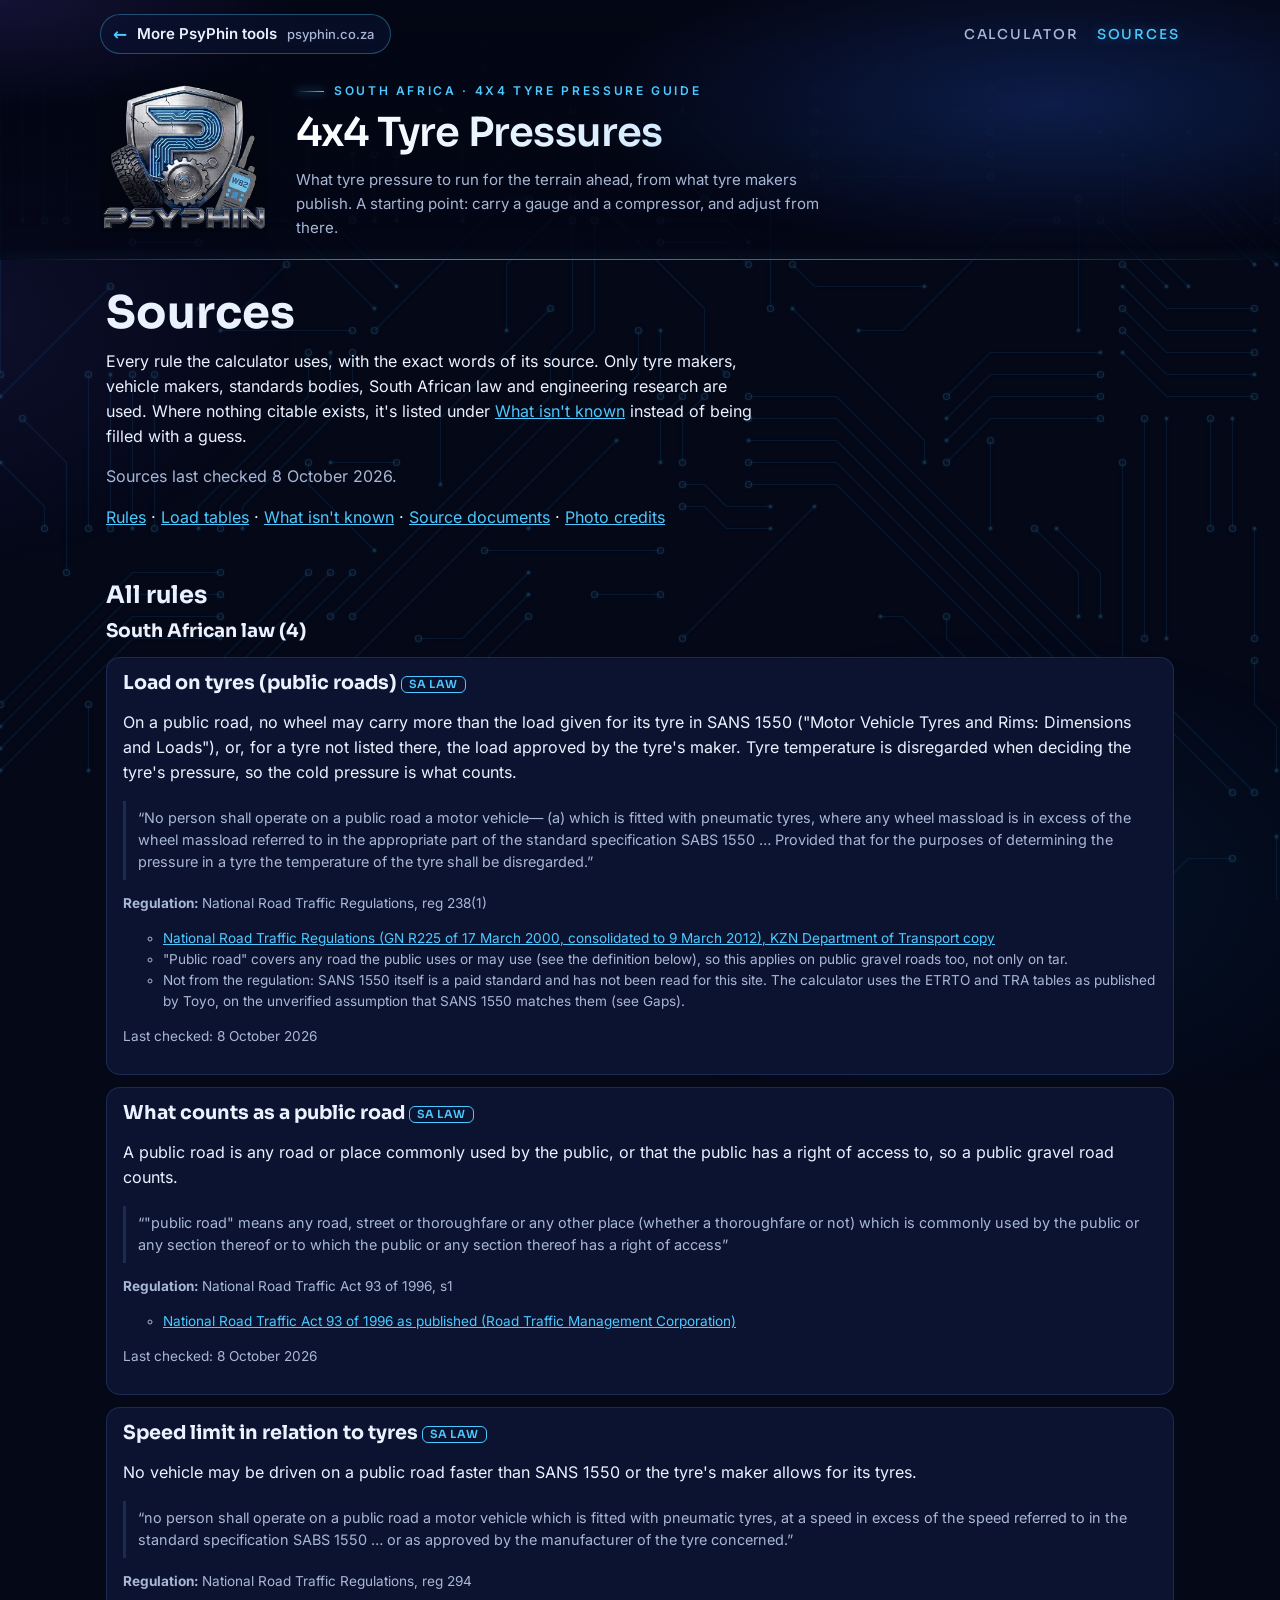
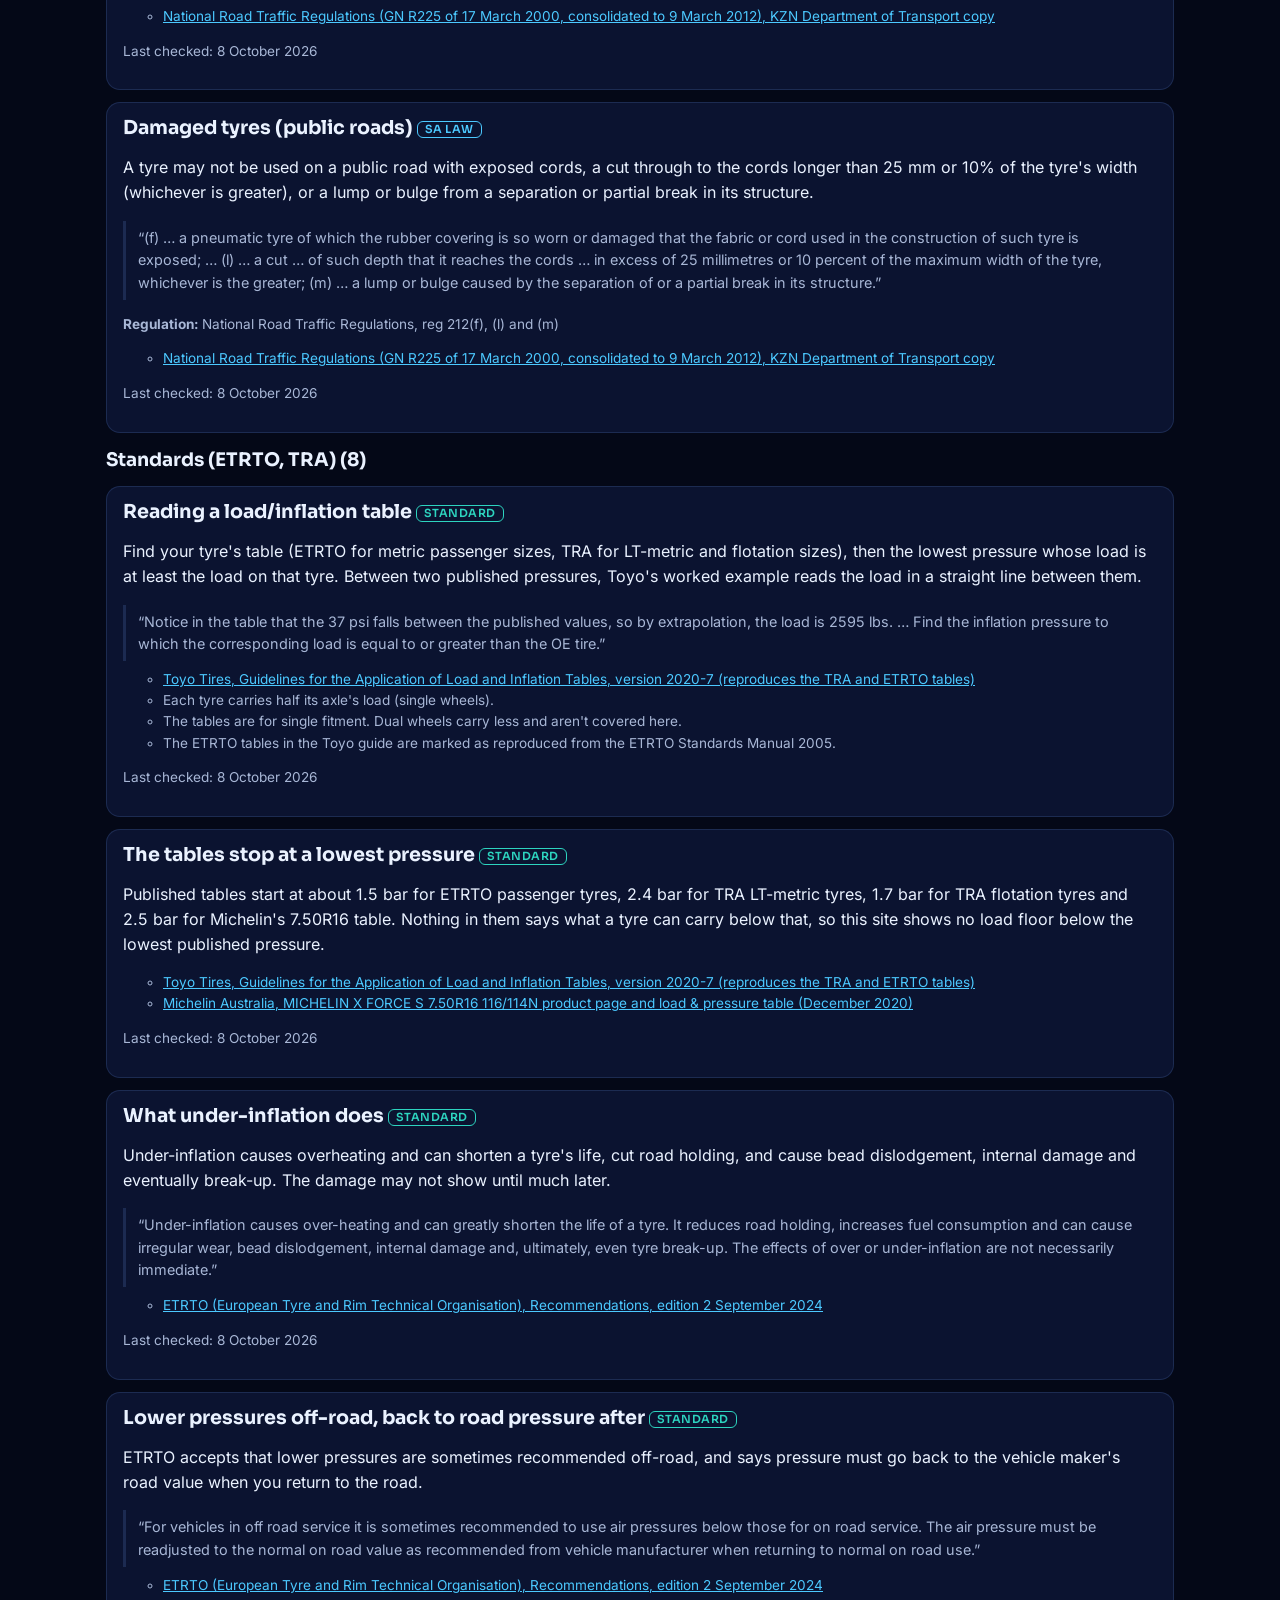
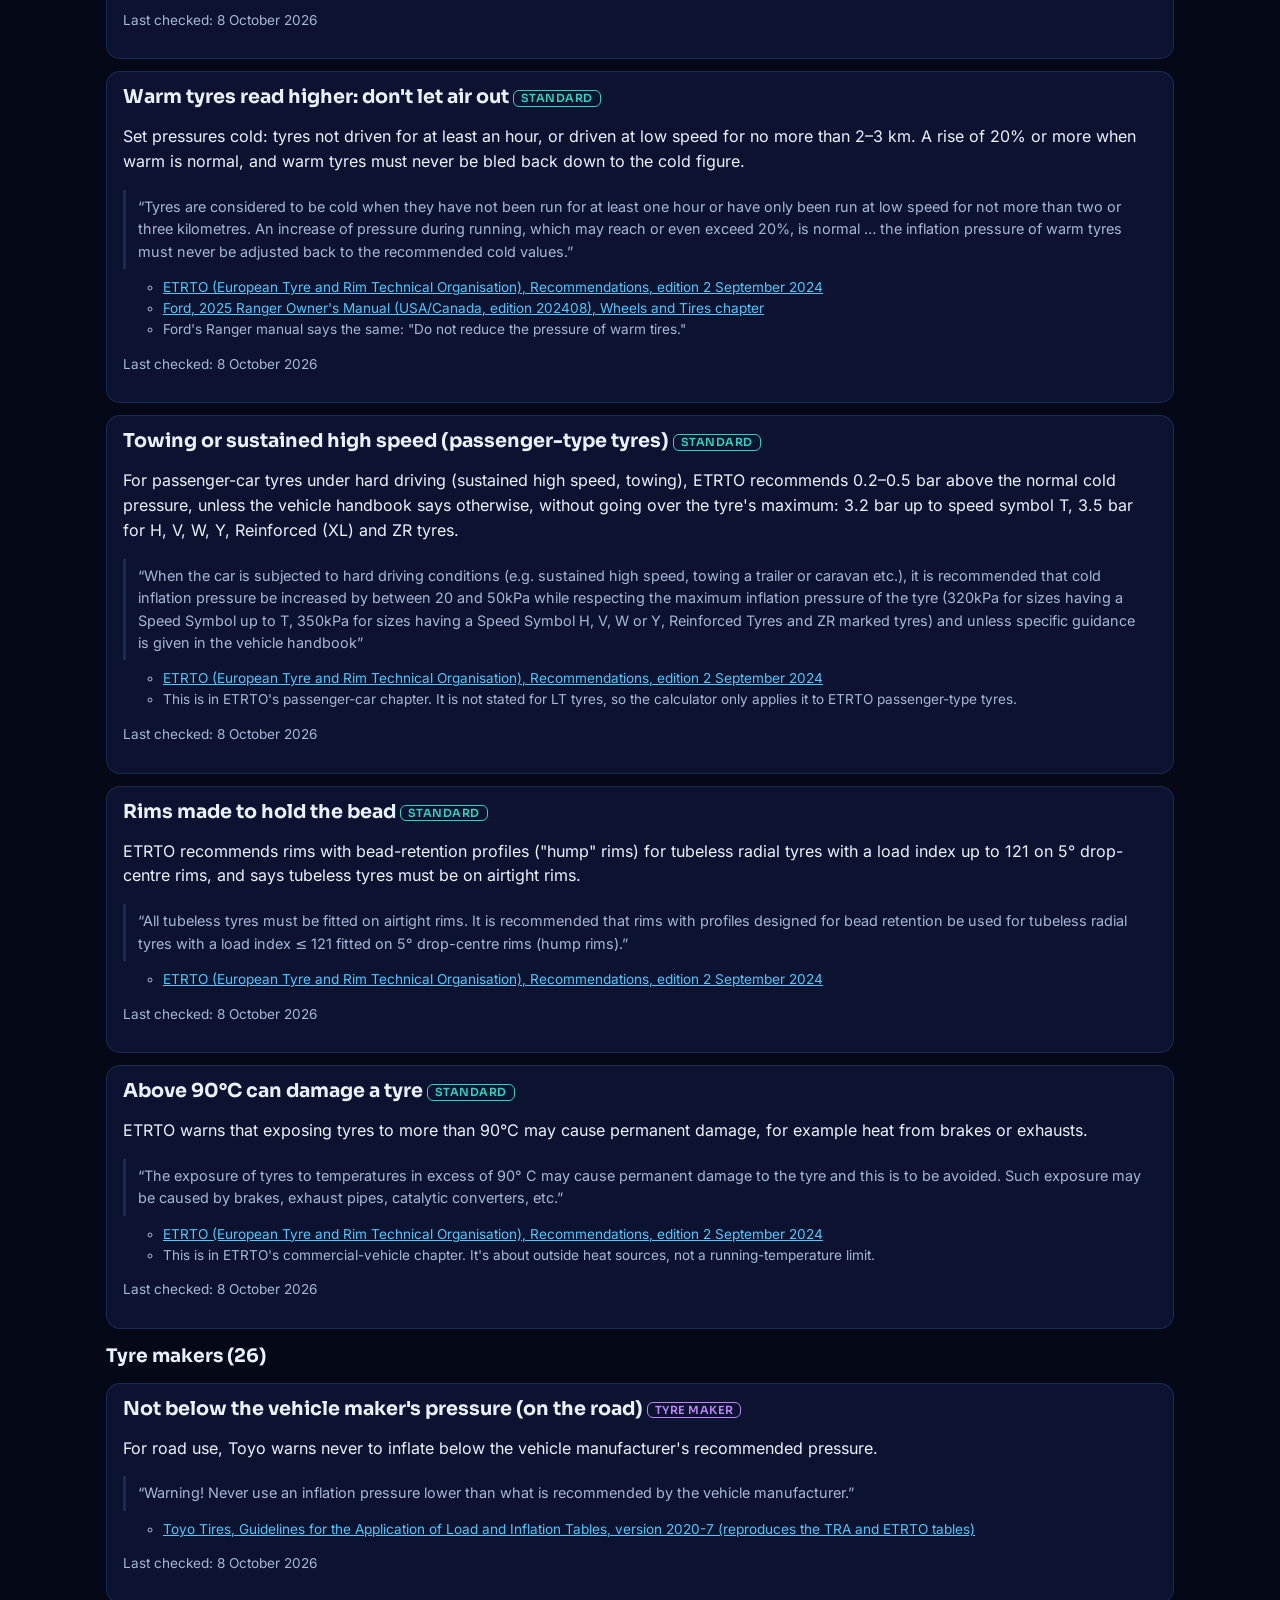
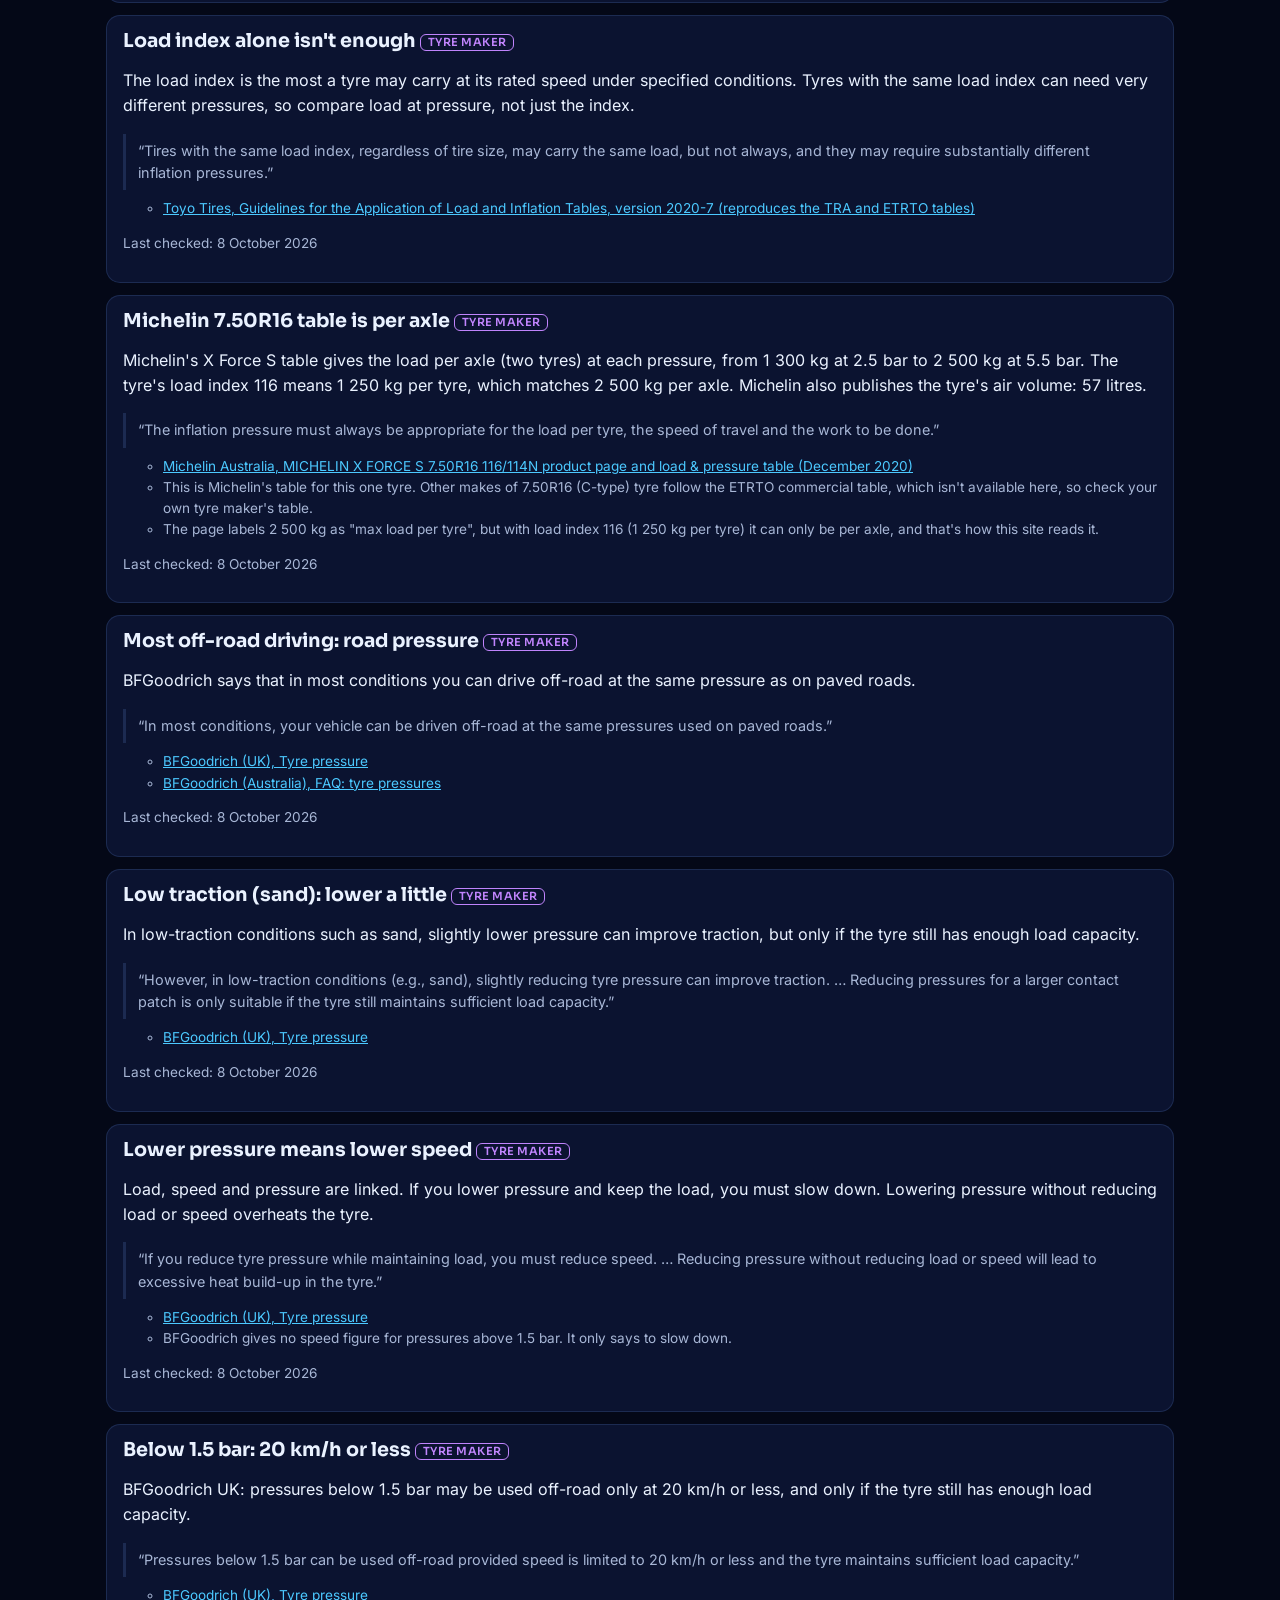
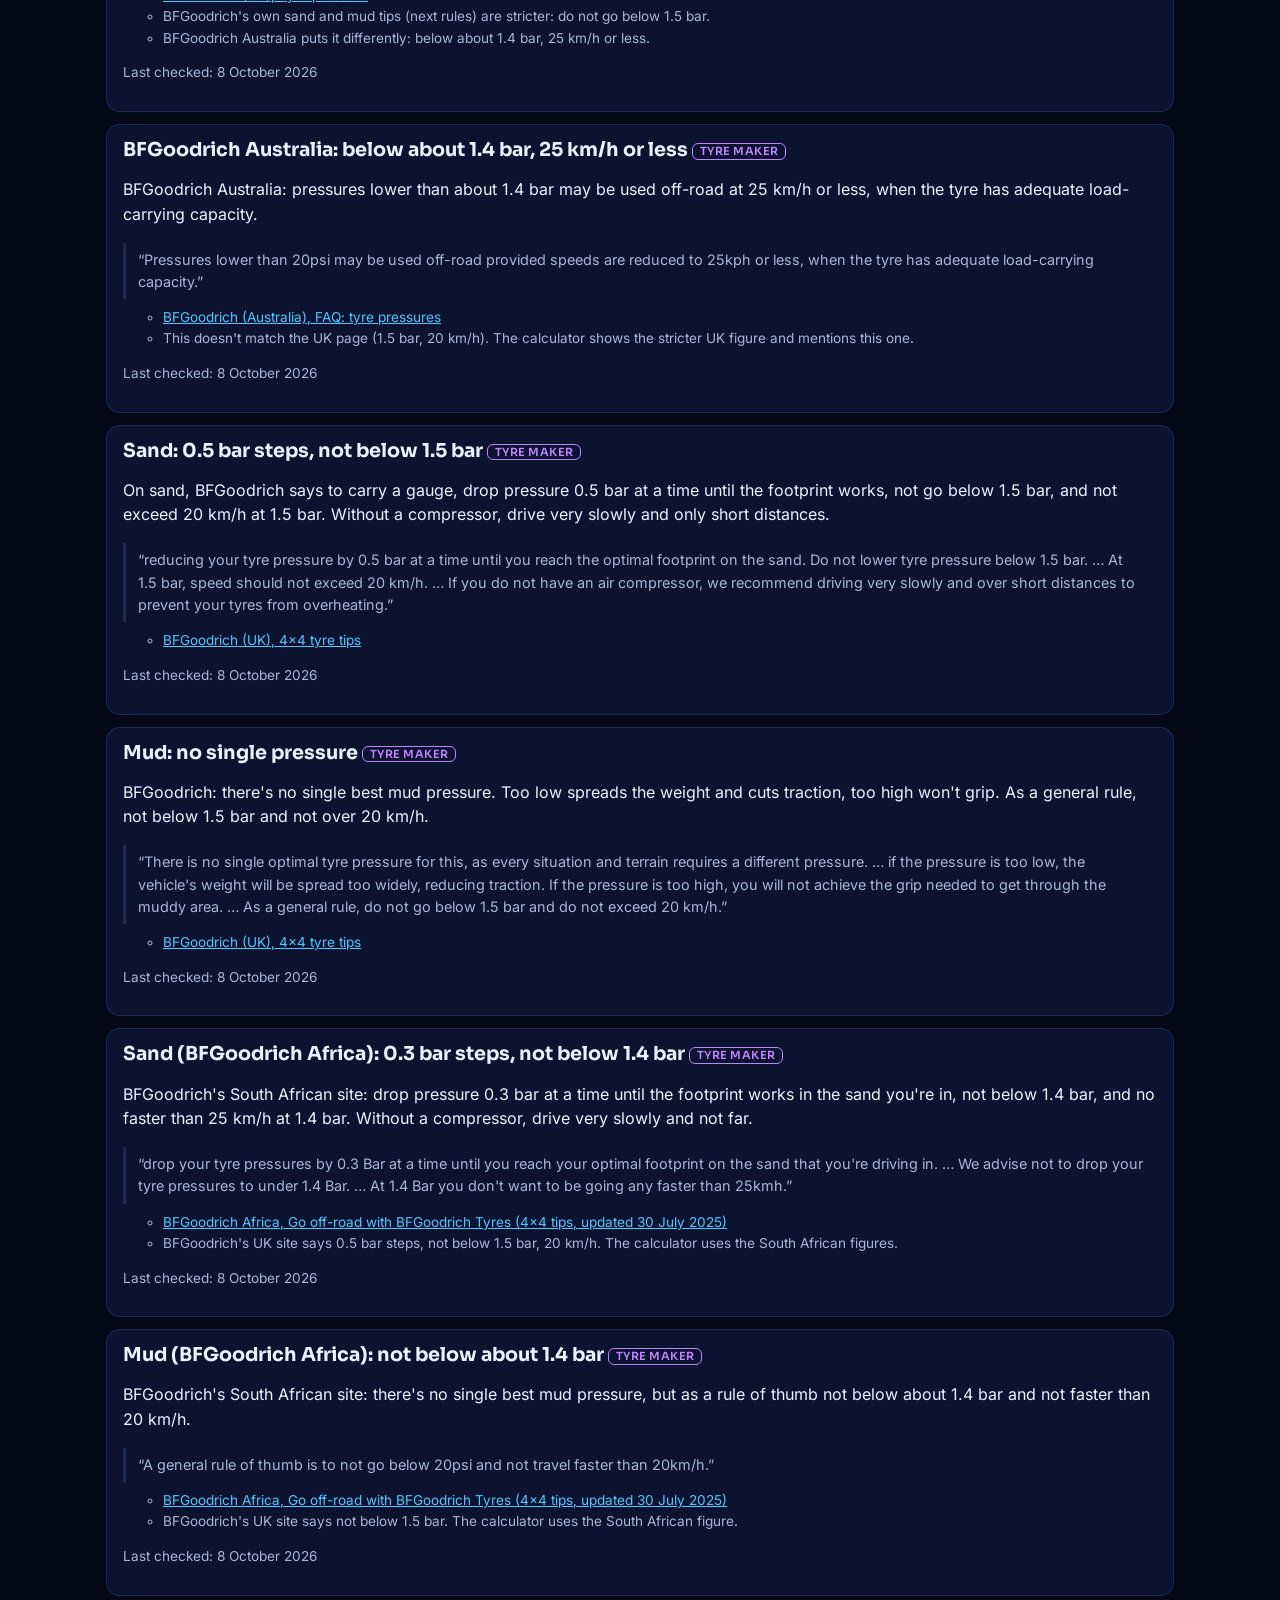
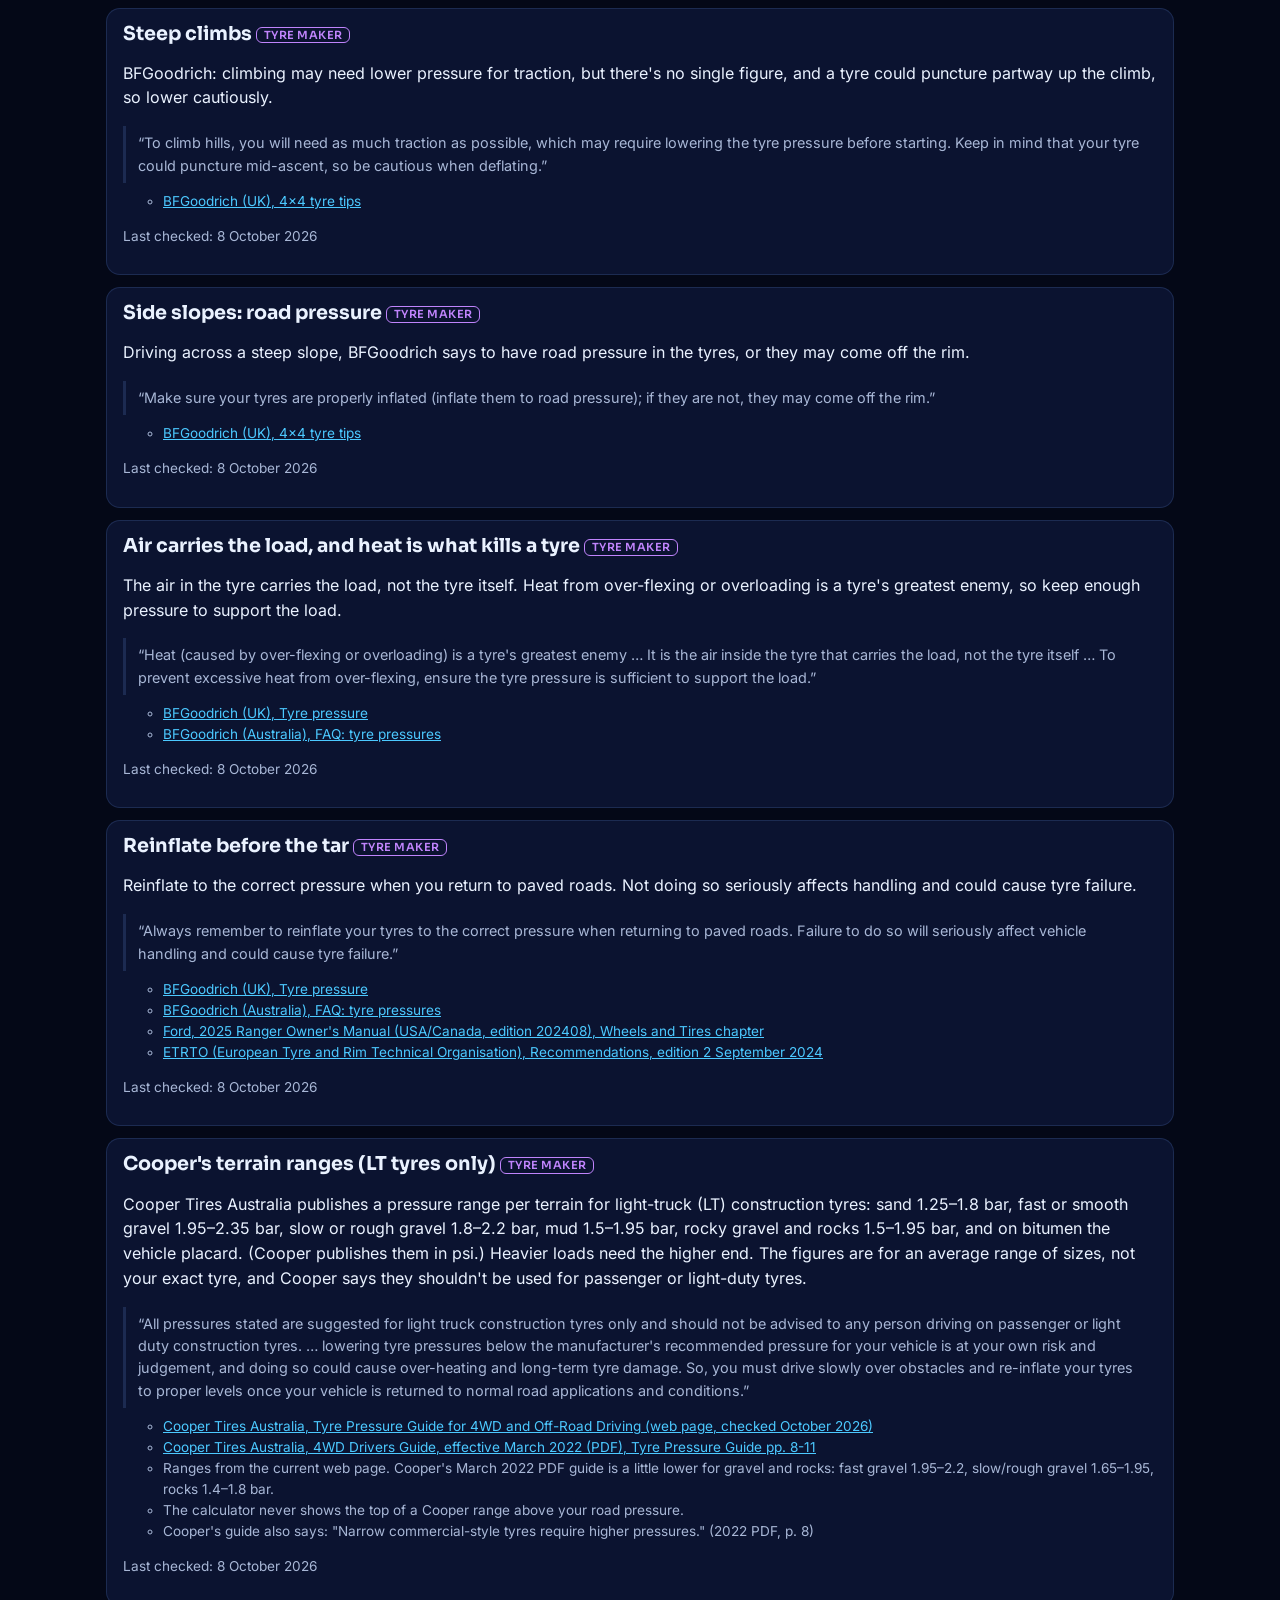
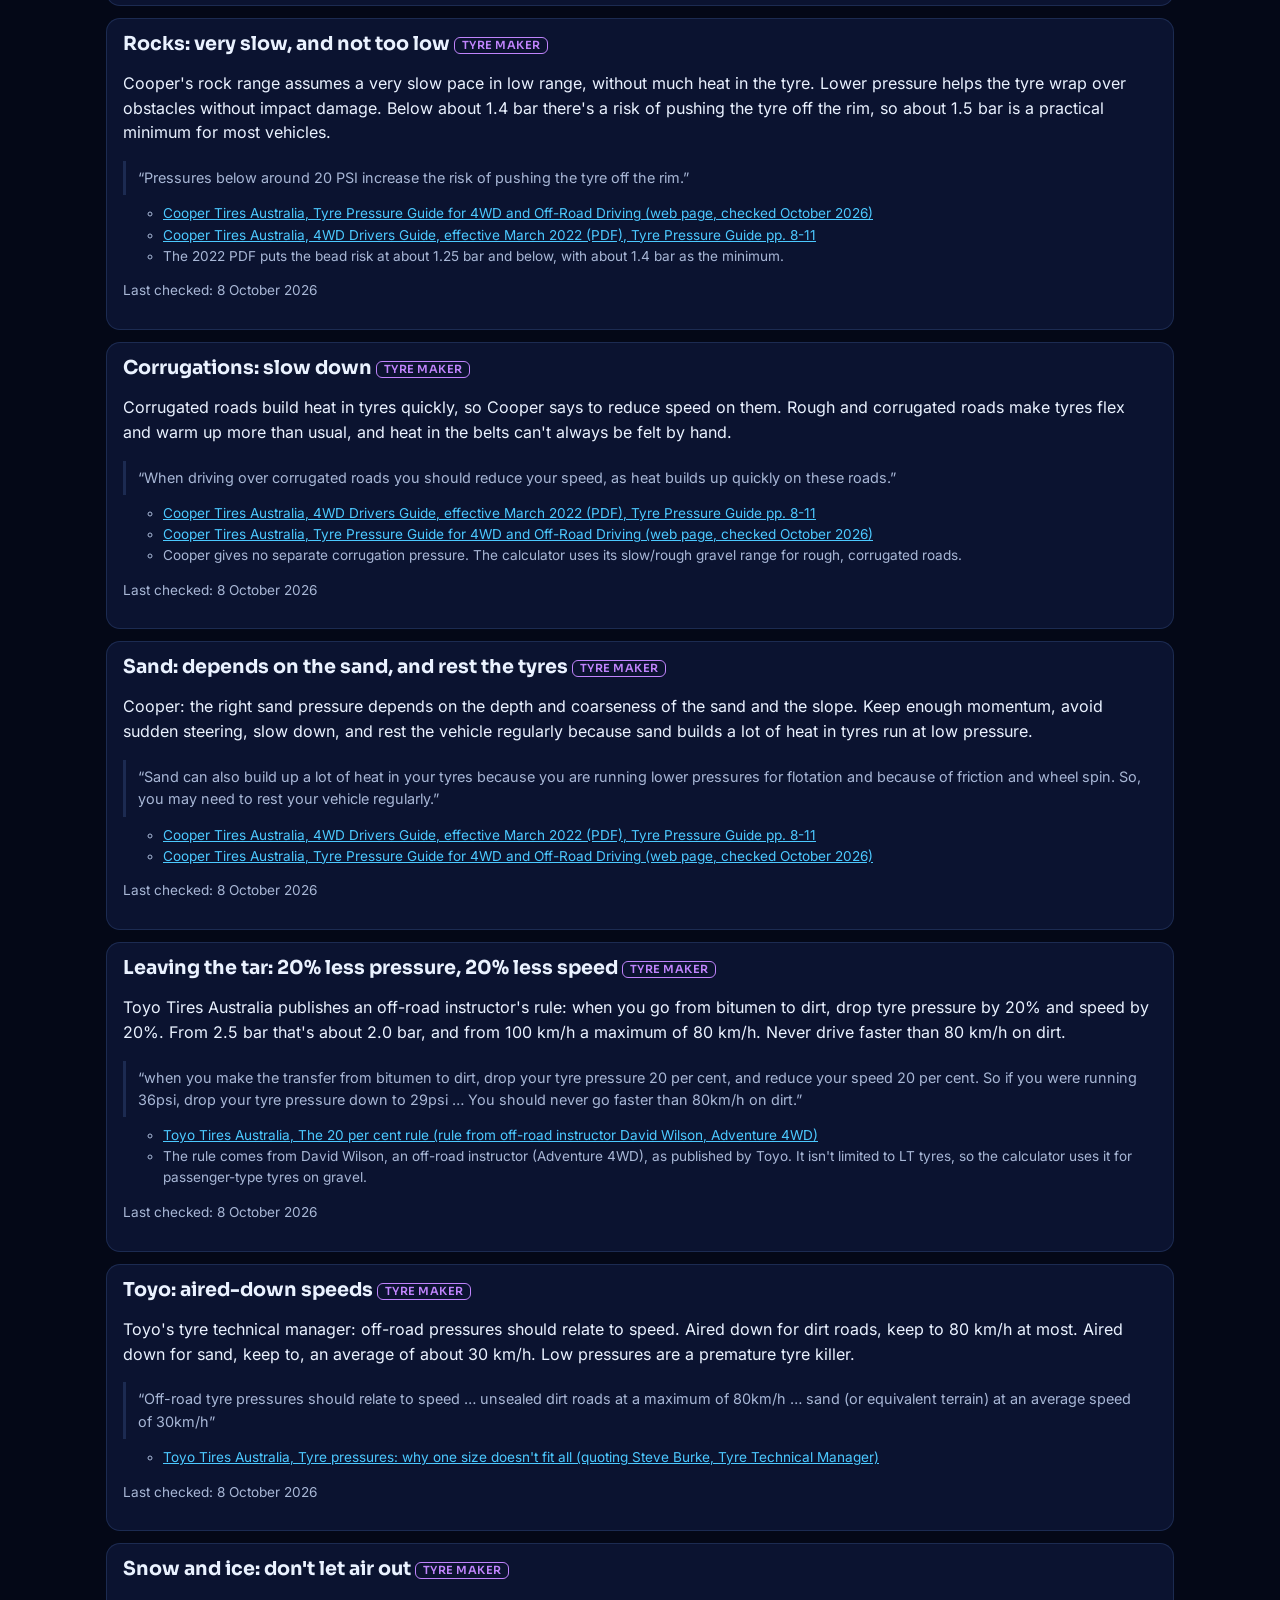
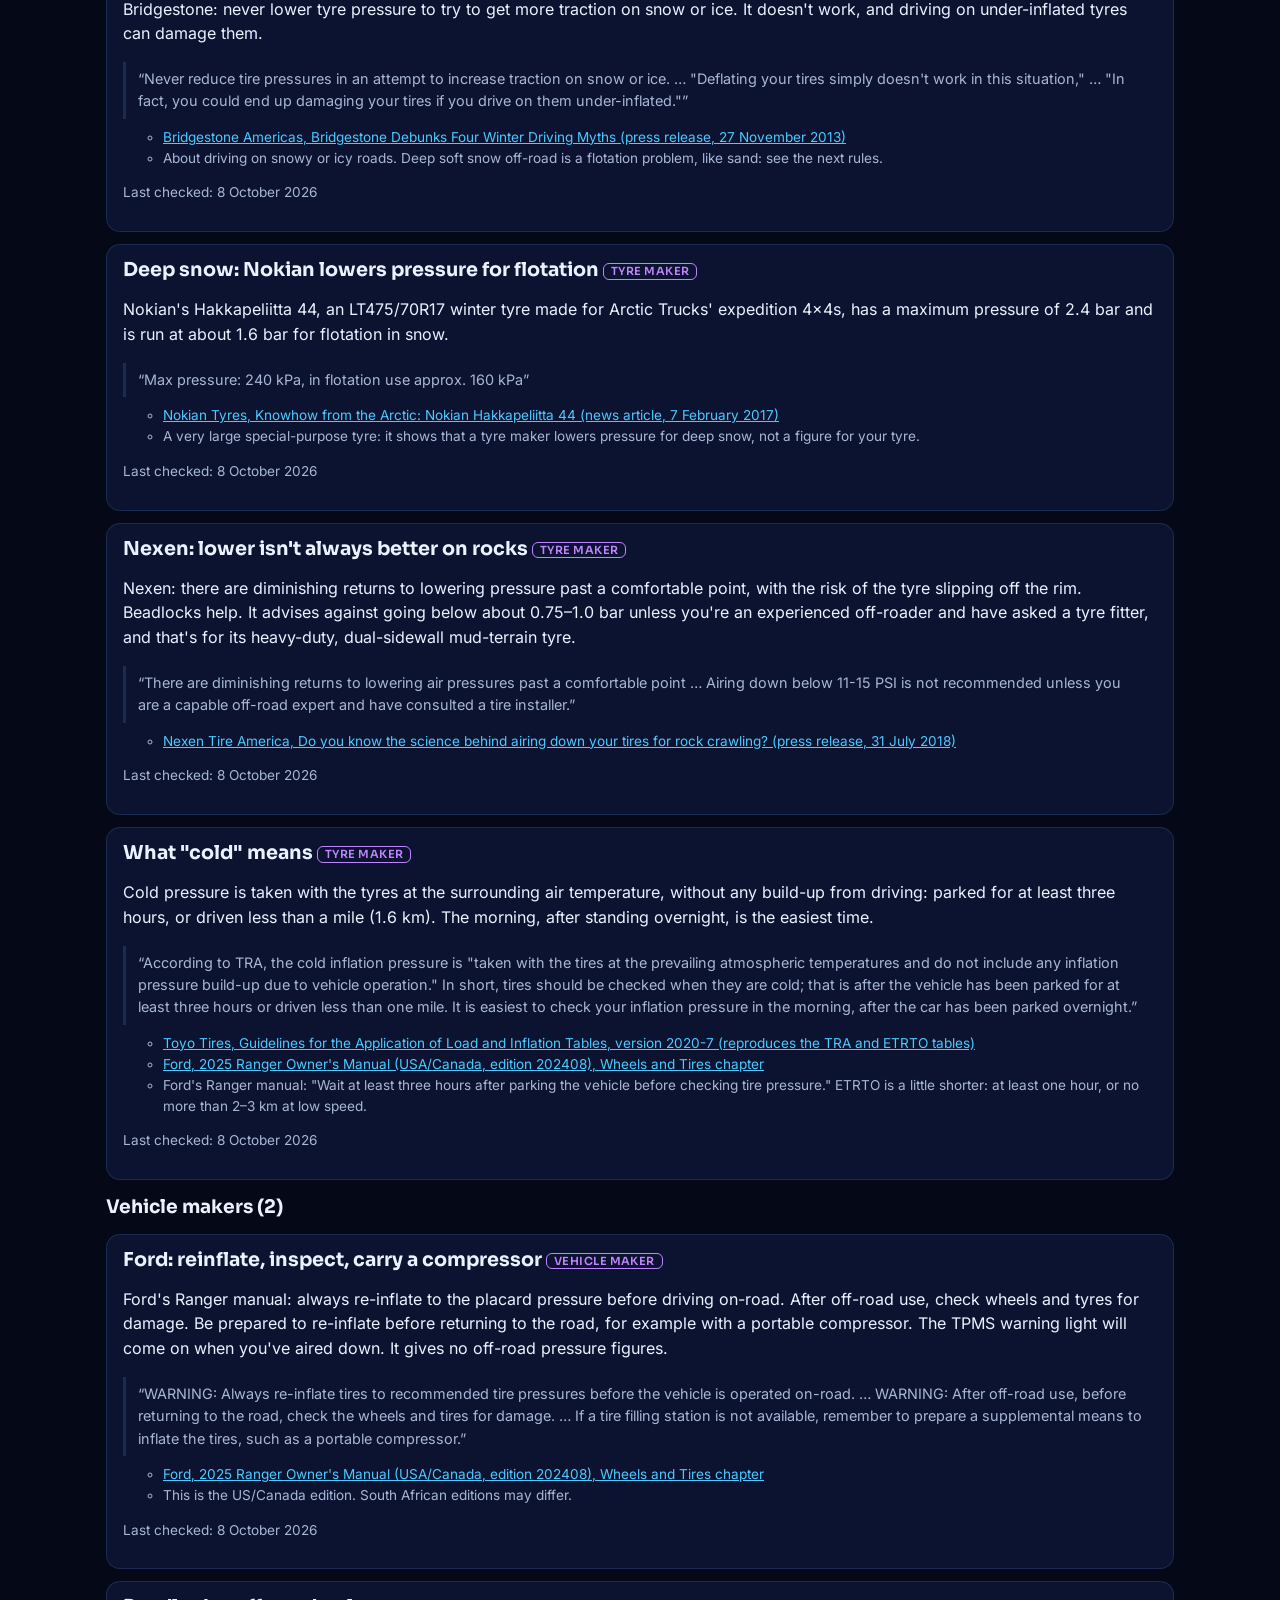
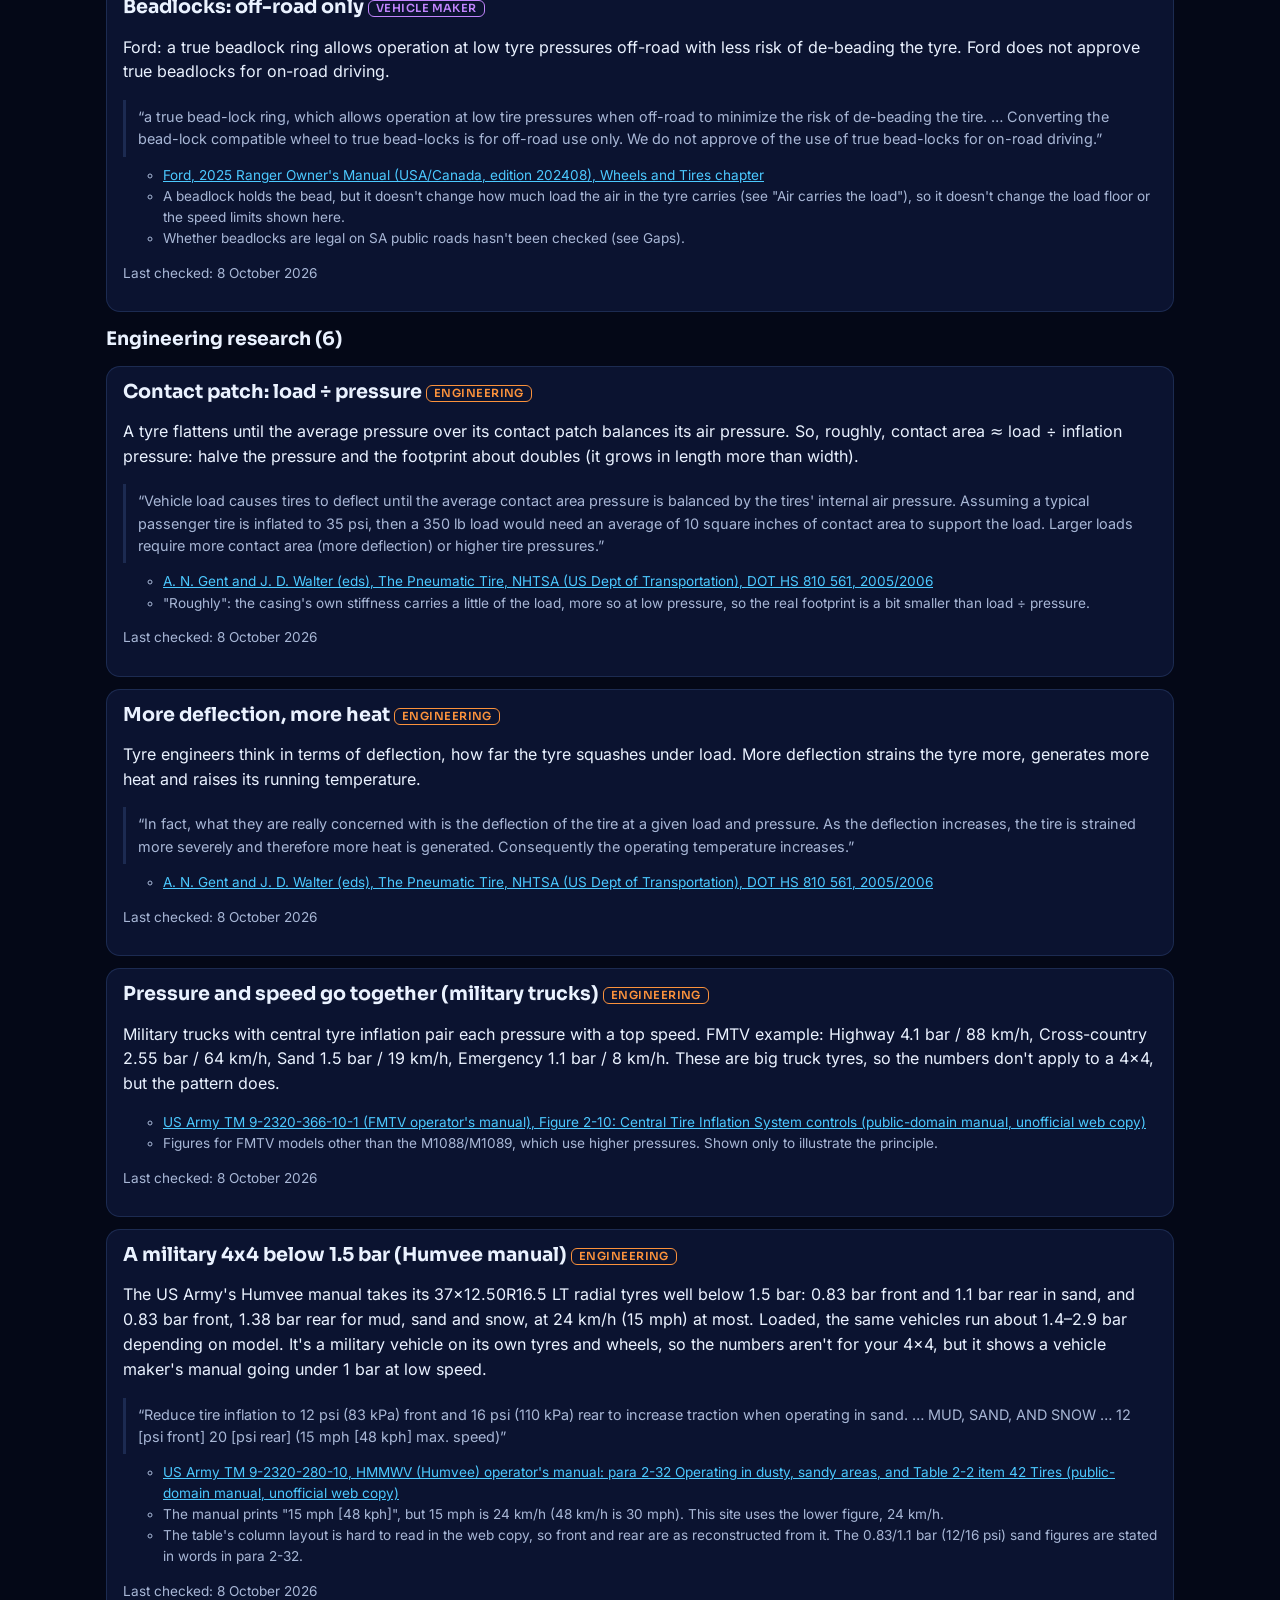
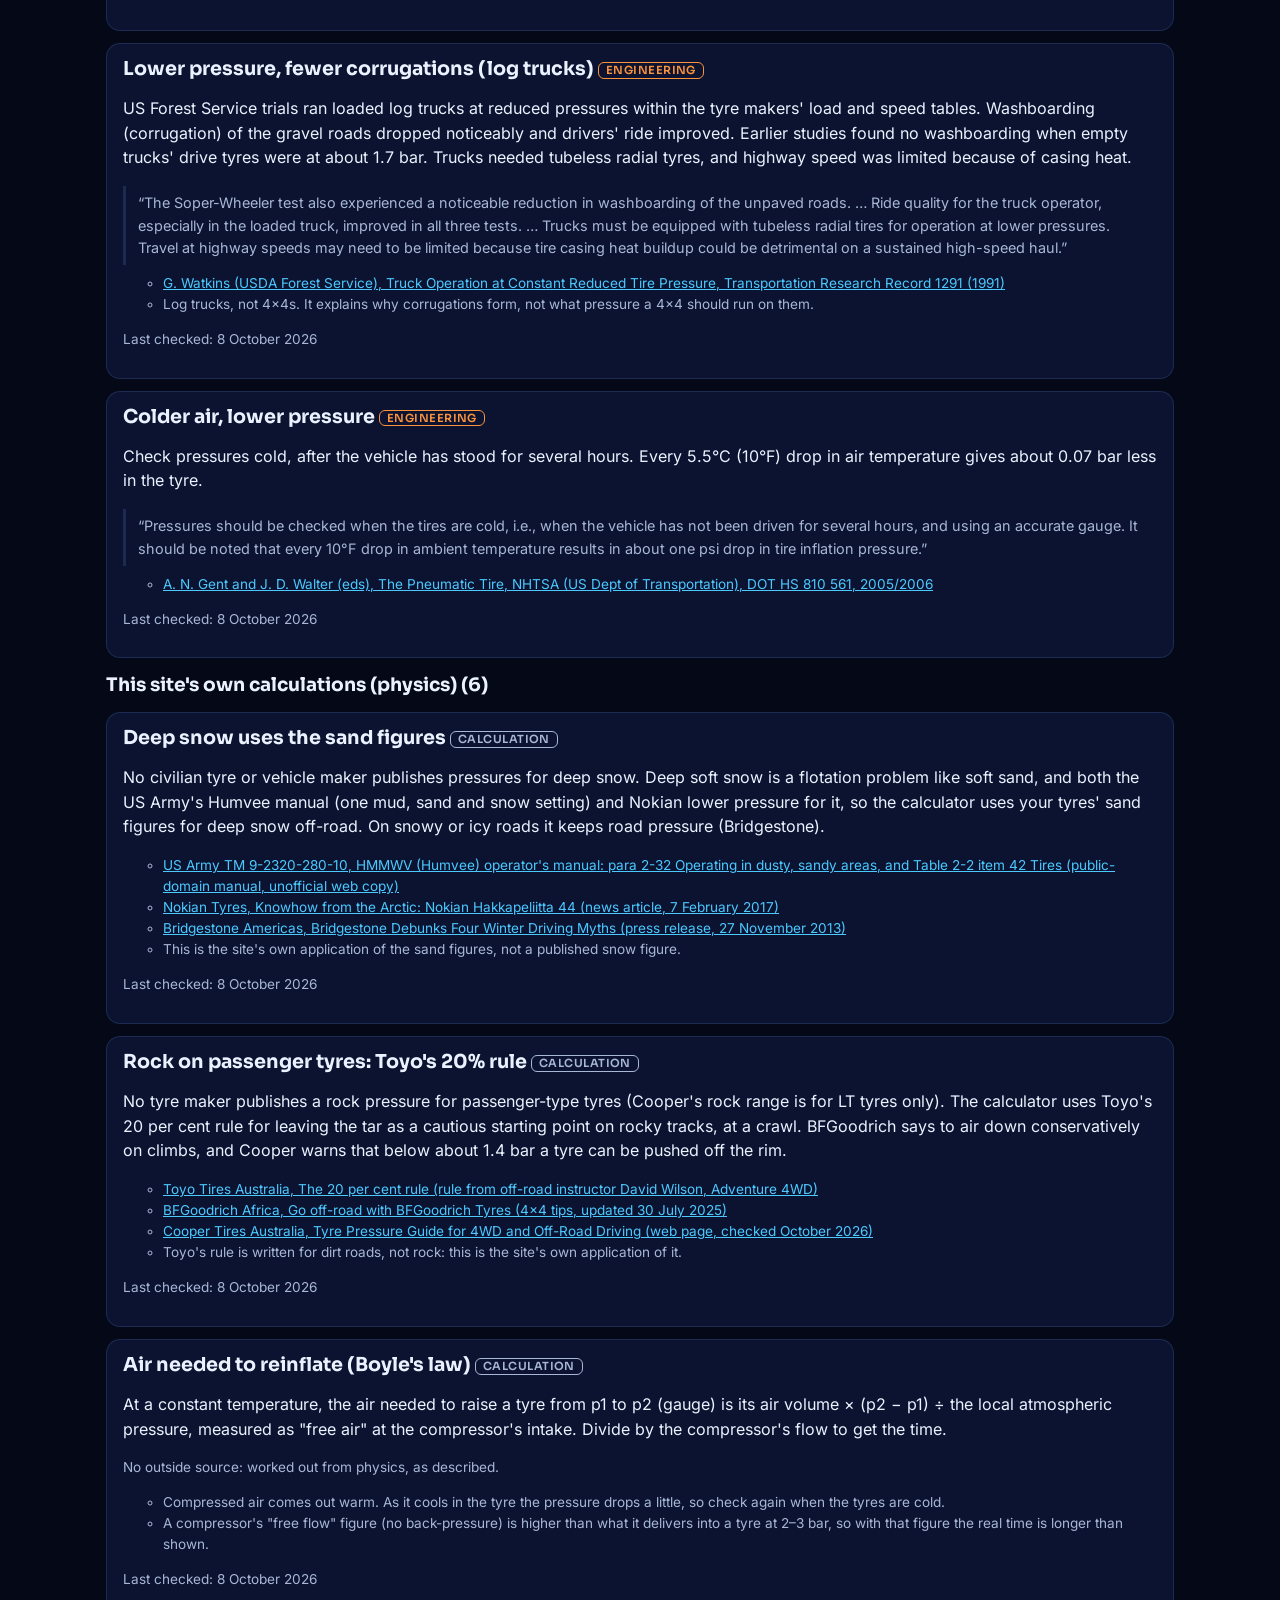
<file: sources.html>
<!doctype html>
<html lang="en-ZA" data-circuit="still">
<head>
  <meta charset="utf-8">
  <meta name="viewport" content="width=device-width, initial-scale=1">
  <title>Sources | 4x4 Tyre Pressures | PsyPhin</title>
  <meta name="description" content="Every rule, table and figure the 4x4 tyre pressure calculator uses, with its source, the exact quote, what isn't known yet, and photo credits.">
  <link rel="canonical" href="https://tyres.psyphin.co.za/sources.html">
  <meta name="theme-color" content="#040817">
  <link rel="manifest" href="manifest.webmanifest">
  <link rel="icon" href="favicon.ico" sizes="48x48">
  <link rel="icon" href="favicon-96x96.png" type="image/png" sizes="96x96">
  <link rel="icon" href="favicon-192x192.png" type="image/png" sizes="192x192">
  <link rel="apple-touch-icon" href="apple-touch-icon.png" sizes="180x180">
  <link rel="preconnect" href="https://fonts.googleapis.com">
  <link rel="preconnect" href="https://fonts.gstatic.com" crossorigin>
  <link href="https://fonts.googleapis.com/css2?family=Sora:wght@500;600;700&display=swap" rel="stylesheet">
  <link rel="stylesheet" href="css/style.css">
</head>
<body>
  <a class="skip-link" href="#main">Skip to content</a>

  <header class="brand-bar">
    <div class="brand-nav">
      <a class="back-link" href="https://psyphin.co.za/#tools"><span class="back-link-arrow" aria-hidden="true">&larr;</span> <span class="back-link-label"><span class="back-link-more">More </span>PsyPhin tools</span> <span class="back-link-domain">psyphin.co.za</span></a>
      <nav class="nav" aria-label="Site">
        <a href="index.html">Calculator</a>
        <a href="sources.html" aria-current="page">Sources</a>
      </nav>
    </div>
    <div class="brand-inner">
      <a class="brand-logo-link" href="https://psyphin.co.za/" aria-label="PsyPhin home"><img src="logo.jpg" alt="PsyPhin" class="brand-logo" width="560" height="501"></a>
      <div class="brand-text">
        <p class="brand-eyebrow">South Africa &middot; 4x4 tyre pressure guide</p>
        <p class="brand-title">4x4 Tyre Pressures</p>
        <p class="subtitle">What tyre pressure to run for the terrain ahead, from what tyre makers publish. A starting point: carry a gauge and a compressor, and adjust from there.</p>
      </div>
    </div>
  </header>

  <main id="main" class="wrap sources-page">
    <section class="intro">
      <h1>Sources</h1>
      <p class="lede">Every rule the calculator uses, with the exact words of its source. Only tyre makers, vehicle makers, standards bodies, South African law and engineering research are used. Where nothing citable exists, it's listed under <a href="#gaps">What isn't known</a> instead of being filled with a guess.</p>
      <p class="muted" id="checked"></p>
      <p><a href="#rules">Rules</a> · <a href="#tables">Load tables</a> · <a href="#gaps">What isn't known</a> · <a href="#source-list">Source documents</a> · <a href="#credits">Photo credits</a></p>
    </section>

    <section id="shown-wrap" hidden>
      <h2 id="shown-title">Where those numbers come from</h2>
      <p class="muted">The sources behind the card you came from. Everything else is further down. <a href="index.html" id="back-to-calc">Back to the calculator</a></p>
      <ul id="shown" class="source-groups"></ul>
    </section>

    <h2 id="rules">All rules</h2>
    <div id="rule-groups"></div>

    <h2 id="tables">Load tables</h2>
    <div id="table-info"></div>

    <h2 id="gaps">What isn't known</h2>
    <ul id="gap-list" class="source-groups"></ul>

    <h2 id="source-list">Source documents</h2>
    <ul id="source-docs" class="source-list"></ul>

    <h2 id="credits">Photo credits</h2>
    <p class="muted">Pictures credited to PsyPhin are the owner's own: photos, the deflating-tyre animation, and two AI images (the snow pictures, marked as such). The rest are from Wikimedia Commons under the licences shown. All were resized for this site. Fonts: Inter (files in <code>fonts/</code>) and Sora (from Google Fonts), SIL Open Font License.</p>
    <ul id="credit-list" class="credit-list"></ul>
  </main>

  <footer class="site-footer">
    <div class="wrap">
      <p>A starting point, not a guarantee. <a href="index.html">Back to the calculator</a>.</p>
      <p>&copy; <span id="year"></span> PsyPhin</p>
    </div>
  </footer>

  <script src="js/data.js"></script>
  <script src="js/tables.js"></script>
  <script src="js/images.js"></script>
  <script src="js/ui.js"></script>
  <script src="js/sources.js"></script>
  <script src="js/circuit.js"></script>
  <script>
    if ("serviceWorker" in navigator && location.protocol === "https:") {
      navigator.serviceWorker.register("sw.js").catch(function () {});
    }
  </script>
  <!-- GoatCounter: cookie-free page-visit stats at https://psyphin.goatcounter.com/ (never sees form inputs) -->
  <!-- Shared with psyphin.co.za: prefix paths with the host so this site's pages are counted separately -->
  <script>window.goatcounter = { path: function (p) { return location.host + p; } };</script>
  <script data-goatcounter="https://psyphin.goatcounter.com/count" async src="//gc.zgo.at/count.js"></script>
</body>
</html>
</file>
<file: css/style.css>
/* 4x4 Tyre Pressures. Colours and header follow psyphin.co.za and towing.psyphin.co.za. */
@font-face {
  font-family: "Inter";
  font-style: normal;
  font-weight: 400 700;
  font-display: swap;
  src: url("../fonts/inter-latin-var.woff2") format("woff2");
}

:root {
  --bg: #040817;
  --surface: #0b1330;
  --surface-2: #101a3c;
  --glass: rgba(11, 19, 48, 0.58);
  --glass-2: rgba(16, 26, 60, 0.6);
  --border: rgba(120, 170, 255, 0.16);
  --text: #eaf2ff;
  --text-muted: #a8b7d6;
  --accent: #4cc9ff;
  --accent-strong: #2f6bff;
  --accent-glow: rgba(76, 201, 255, 0.35);
  --violet: #7c5cff;

  /* anything the visitor can change: blue box, blue value, pencil (worked-out
     figures stay plain). The same as the towing, winching, ropes and EV pages. */
  --input-bg: color-mix(in srgb, var(--accent) 12%, var(--surface-2));
  --input-border: color-mix(in srgb, var(--accent) 70%, var(--border));
  --pencil: url("data:image/svg+xml,%3Csvg xmlns='http://www.w3.org/2000/svg' viewBox='0 0 16 16' fill='none' stroke='%234cc9ff' stroke-width='1.6' stroke-linecap='round' stroke-linejoin='round'%3E%3Cpath d='M11.2 2.3l2.5 2.5-8.4 8.4-3.2.7.7-3.2z'/%3E%3Cpath d='M9.6 3.9l2.5 2.5'/%3E%3C/svg%3E");

  --pass: #2ee6a6;
  --warn: #ffc857;
  --fail: #ff5d73;
  --info: #4cc9ff;
  --nodata: #7487ad;

  --law: #4cc9ff;
  --standard: #2dd4bf;
  --maker: #c084fc;
  --engineering: #fb923c;
  --calc: #a8b7d6;

  --construction: #fbbf24;
  --construction-ink: #1a1405;

  --radius: 14px;
  --max-width: 1100px;
  --font-body: "Inter", system-ui, -apple-system, "Segoe UI", Roboto, sans-serif;
  --font-display: "Sora", "Inter", system-ui, sans-serif;
}

*,
*::before,
*::after {
  box-sizing: border-box;
}

[hidden] {
  display: none !important;
}

body {
  margin: 0;
  background: var(--bg);
  color: var(--text);
  font-family: var(--font-body);
  font-size: 1rem;
  line-height: 1.55;
  -webkit-font-smoothing: antialiased;
  overflow-x: hidden;
}

/* Fixed layers behind the whole page, the same on every PsyPhin site (change them
   together): a glowing circuit board and slow-drifting pools of blue and violet
   light. js/circuit.js (identical on every site) draws the circuit on two canvases
   (.circuit-fx) and adds .fx-circuit to <html>, which hides the static fallback
   tile in body::before. Here (owner's request, 2026-10-19) both are dimmer than
   on the other sites and still: the pages set <html data-circuit="still">, so
   circuit.js draws the board once with no pulses, and the light doesn't drift,
   so nothing moves behind the text. */
body::before,
body::after {
  content: "";
  position: fixed;
  inset: 0;
  z-index: -1;
  pointer-events: none;
}

body::before {
  opacity: 0.5;
  background-image: url("data:image/svg+xml,%3Csvg xmlns='http://www.w3.org/2000/svg' width='180' height='180' fill='none'%3E%3Cfilter id='g' filterUnits='userSpaceOnUse' x='-20' y='-20' width='220' height='220'%3E%3CfeGaussianBlur stdDeviation='1.8' result='b'/%3E%3CfeMerge%3E%3CfeMergeNode in='b'/%3E%3CfeMergeNode in='SourceGraphic'/%3E%3C/feMerge%3E%3C/filter%3E%3Cg filter='url(%23g)'%3E%3Cg stroke='%233fb6ff' stroke-opacity='0.18' stroke-width='1.1'%3E%3Cpath d='M0 40h46l18 18h44M108 58v42l18 18h54M24 180v-44l18-18h34M180 22h-34L124 0M76 118v-20l-14-14H0M146 180v-26l12-12h22'/%3E%3C/g%3E%3Cg stroke='%235cc8ff' stroke-opacity='0.38'%3E%3Ccircle cx='108' cy='58' r='2.6'/%3E%3Ccircle cx='76' cy='118' r='2.6'/%3E%3Ccircle cx='146' cy='22' r='2.6'/%3E%3Ccircle cx='146' cy='154' r='2.6'/%3E%3C/g%3E%3C/g%3E%3C/svg%3E");
}

.fx-circuit body::before {
  display: none;
}

body::after {
  z-index: -2;
  inset: -20%;
  background:
    radial-gradient(38% 32% at 82% 8%, rgba(47, 107, 255, 0.18), transparent 70%),
    radial-gradient(30% 28% at 10% 40%, rgba(124, 92, 255, 0.1), transparent 70%),
    radial-gradient(34% 30% at 70% 85%, rgba(0, 180, 255, 0.07), transparent 70%);
}

.circuit-fx {
  position: fixed;
  top: 0;
  left: 0;
  z-index: -1;
  pointer-events: none;
  opacity: 0.5;
}

::selection {
  background: rgba(76, 201, 255, 0.35);
  color: #fff;
}

a {
  color: var(--accent);
}

h1,
h2,
h3,
h4 {
  font-family: var(--font-display);
  line-height: 1.15;
  margin: 0;
}

img {
  max-width: 100%;
  height: auto;
}

.wrap {
  max-width: var(--max-width);
  margin: 0 auto;
  padding: 0 16px;
}

.skip-link {
  position: absolute;
  left: -9999px;
}

.skip-link:focus {
  left: 16px;
  top: 8px;
  z-index: 20;
  background: var(--surface);
  padding: 8px 12px;
  border-radius: 8px;
}

.muted {
  color: var(--text-muted);
}

/* ------------------------------------------------------------ under construction */
.construction {
  background: repeating-linear-gradient(-45deg, var(--construction) 0 18px, #f59e0b 18px 36px);
  color: var(--construction-ink);
  text-align: center;
  padding: 10px 16px;
  font-size: 0.95rem;
  line-height: 1.4;
}

.construction strong {
  font-family: var(--font-display);
  font-size: 1.1rem;
  letter-spacing: 0.04em;
  text-transform: uppercase;
  margin-right: 4px;
}

/* ------------------------------------------------------------ header / footer */
.site-header {
  border-bottom: 1px solid var(--border);
  background: rgba(4, 8, 23, 0.92);
  position: sticky;
  top: 0;
  z-index: 5;
  backdrop-filter: blur(6px);
}

.site-header-inner {
  max-width: var(--max-width);
  margin: 0 auto;
  padding: 12px 16px;
  display: flex;
  align-items: center;
  justify-content: space-between;
  gap: 16px;
}

.back-link {
  display: inline-flex;
  align-items: center;
  flex-wrap: wrap;
  gap: 4px 10px;
  padding: 8px 16px 8px 12px;
  border: 1px solid rgba(76, 201, 255, 0.35);
  border-radius: 999px;
  background: rgba(10, 20, 52, 0.55);
  -webkit-backdrop-filter: blur(10px);
  backdrop-filter: blur(10px);
  color: var(--text);
  font-size: 15px;
  font-weight: 600;
  line-height: 1.3;
  text-decoration: none;
  transition: background-color 0.15s ease, border-color 0.15s ease, box-shadow 0.15s ease;
}

.back-link-arrow {
  color: var(--accent);
  font-size: 17px;
  transition: transform 0.15s ease;
}

.back-link-domain {
  color: var(--text-muted);
  font-weight: 500;
  font-size: 13px;
}

.back-link:hover {
  background: rgba(76, 201, 255, 0.14);
  border-color: var(--accent);
  box-shadow: 0 0 22px rgba(76, 201, 255, 0.3);
}

.back-link:hover .back-link-arrow {
  transform: translateX(-3px);
}

.back-link:focus-visible,
.brand:focus-visible {
  outline: 2px solid var(--accent);
  outline-offset: 3px;
}

@media (max-width: 480px) {
  .back-link-domain {
    display: none;
  }

  .back-link {
    flex-wrap: nowrap;
    white-space: nowrap;
  }
}

@media (max-width: 420px) {
  .back-link-more {
    display: none;
  }

  .back-link {
    padding: 7px 12px 7px 10px;
    gap: 8px;
    font-size: 14px;
  }

  .site-header-inner,
  .header-end,
  .nav {
    gap: 12px;
  }

  .brand img {
    width: 28px;
    height: 28px;
  }
}

@media (max-width: 350px) {
  .site-header-inner {
    padding-left: 12px;
    padding-right: 12px;
  }

  .site-header-inner,
  .header-end,
  .nav {
    gap: 8px;
  }

  .back-link {
    padding: 6px 10px 6px 8px;
    gap: 6px;
  }
}

@media (prefers-reduced-motion: reduce) {
  .back-link,
  .back-link-arrow {
    transition: none;
  }
}

.nav {
  display: flex;
  gap: 18px;
}

.header-end {
  display: flex;
  align-items: center;
  gap: 16px;
}

.brand {
  display: block;
  flex: none;
  border-radius: 6px;
}

.brand img {
  display: block;
  width: 32px;
  height: 32px;
  border-radius: 6px;
}

.nav a {
  color: var(--text-muted);
  text-decoration: none;
  font-family: var(--font-display);
  font-weight: 600;
  font-size: 1.05rem;
  letter-spacing: 0.02em;
}

.nav a[aria-current="page"],
.nav a:hover {
  color: var(--accent);
}

.site-footer {
  border-top: 1px solid var(--border);
  margin-top: 48px;
  padding: 20px 0 32px;
  color: var(--text-muted);
  font-size: 0.875rem;
}

.site-footer p {
  margin: 4px 0;
}

/* ------------------------------------------------------------ intro */
.intro {
  padding: 28px 0 8px;
}

.intro h1 {
  font-size: clamp(2rem, 6vw, 2.8rem);
}

.disclaimer-link {
  float: right;
  margin: 6px 0 0 12px;
  font-size: 0.875rem;
}

.lede {
  max-width: 66ch;
  margin: 10px 0;
}

.honesty {
  list-style: none;
  padding: 0;
  margin: 16px 0;
  display: grid;
  gap: 10px;
}

@media (min-width: 760px) {
  .honesty {
    grid-template-columns: repeat(2, 1fr);
  }
}

.honesty li {
  background: var(--surface);
  border: 1px solid var(--border);
  border-left: 3px solid var(--accent);
  border-radius: 10px;
  padding: 10px 12px;
  font-size: 0.9rem;
  color: var(--text-muted);
}

.honesty strong {
  color: var(--text);
}

.hero-photo {
  margin: 16px 0 0;
}

.hero-photo img {
  width: 100%;
  border-radius: var(--radius);
  aspect-ratio: 4 / 1;
  object-fit: cover;
}

figure {
  margin: 12px 0;
}

figcaption {
  font-size: 0.78rem;
  color: var(--text-muted);
  margin-top: 4px;
}

figcaption .credit a {
  color: var(--text-muted);
}

/* ------------------------------------------------------------ layout */
.layout {
  display: grid;
  gap: 24px;
  margin-top: 20px;
}

@media (min-width: 900px) {
  .layout {
    grid-template-columns: minmax(300px, 380px) 1fr;
    align-items: start;
  }

  .inputs {
    position: sticky;
    top: 70px;
    max-height: calc(100vh - 80px);
    overflow-y: auto;
    padding-right: 4px;
  }
}

/* ------------------------------------------------------------ form */
.inputs fieldset {
  border: 1px solid var(--border);
  background: var(--surface);
  border-radius: var(--radius);
  margin: 0 0 16px;
  padding: 14px 16px 10px;
  min-width: 0;
}

.inputs legend {
  font-family: var(--font-display);
  font-weight: 700;
  font-size: 1.15rem;
  padding: 0 6px;
  color: var(--accent);
}

.inputs legend small {
  color: var(--text-muted);
  font-weight: 600;
}

.field {
  margin-bottom: 14px;
}

.field > label,
.field > .label {
  display: block;
  font-weight: 600;
  font-size: 0.95rem;
  margin-bottom: 6px;
}

.field-row {
  display: grid;
  grid-template-columns: 1fr 1fr;
  gap: 12px;
}

.hint {
  margin: 4px 0 10px;
  font-size: 0.8rem;
  color: var(--text-muted);
}

input[type="number"],
input[type="text"],
select {
  width: 100%;
  font: inherit;
  font-size: 1rem; /* 16px stops iOS zooming on focus */
  font-weight: 600;
  color: var(--accent);
  background-color: var(--input-bg);
  border: 1px solid var(--input-border);
  border-radius: 10px;
  padding: 10px 12px;
  min-height: 44px;
}

input[type="number"],
input[type="text"] {
  padding-right: 30px;
  background: var(--input-bg) var(--pencil) no-repeat right 9px center / 14px;
  -moz-appearance: textfield;
  appearance: textfield;
}

input[type="number"]::-webkit-outer-spin-button,
input[type="number"]::-webkit-inner-spin-button {
  -webkit-appearance: none;
  margin: 0;
}

input::placeholder {
  color: var(--text-muted);
  font-weight: 400;
}

select option {
  color: var(--text);
  background: var(--surface-2);
  font-weight: 400;
}

input[type="number"]:focus,
input[type="text"]:focus,
select:focus {
  outline: 2px solid var(--accent);
  outline-offset: 1px;
}

.with-unit {
  display: flex;
  align-items: stretch;
}

.with-unit input {
  border-top-right-radius: 0;
  border-bottom-right-radius: 0;
  min-width: 0;
}

.with-unit > span,
.with-unit > select {
  display: flex;
  align-items: center;
  padding: 0 10px;
  border: 1px solid var(--input-border);
  border-left: 0;
  border-radius: 0 10px 10px 0;
  background: color-mix(in srgb, var(--input-bg) 60%, #000);
  color: var(--text-muted);
  font-size: 0.9rem;
  white-space: nowrap;
  width: auto;
}

.unit-switch {
  display: flex;
  flex-wrap: wrap;
  align-items: center;
  gap: 6px 14px;
  margin-bottom: 12px;
  font-size: 0.95rem;
}

.unit-label {
  color: var(--text-muted);
}

.unit-switch label,
.choice-row label,
.check {
  display: inline-flex;
  align-items: center;
  gap: 6px;
  min-height: 36px;
  cursor: pointer;
}

.choice-row {
  display: flex;
  flex-wrap: wrap;
  gap: 4px 18px;
}

.check {
  display: flex;
  margin: 4px 0;
}

input[type="radio"],
input[type="checkbox"] {
  width: 18px;
  height: 18px;
  accent-color: var(--accent);
}

.small-button {
  font: inherit;
  font-size: 0.9rem;
  color: var(--accent);
  background: transparent;
  border: 1px solid rgba(76, 201, 255, 0.45);
  border-radius: 999px;
  padding: 6px 14px;
  min-height: 36px;
  margin: 0 0 14px;
  cursor: pointer;
}

.small-button:hover {
  background: rgba(76, 201, 255, 0.12);
}

.inline-help summary {
  cursor: pointer;
  color: var(--accent);
  font-size: 0.9rem;
  margin-bottom: 8px;
}

/* terrain picker */
.terrain-grid {
  display: grid;
  grid-template-columns: repeat(auto-fill, minmax(96px, 1fr));
  gap: 8px;
  margin-bottom: 8px;
}

.terrain {
  font: inherit;
  color: var(--text);
  background: var(--surface-2);
  border: 2px solid var(--border);
  border-radius: 10px;
  padding: 0;
  overflow: hidden;
  cursor: pointer;
  text-align: left;
  display: flex;
  flex-direction: column;
}

.terrain img,
.terrain-noimg {
  display: block;
  width: 100%;
  aspect-ratio: 16 / 10;
  object-fit: cover;
  background: var(--border);
}

.terrain-name {
  padding: 6px 8px;
  font-size: 0.85rem;
  font-weight: 600;
}

.terrain[aria-checked="true"] {
  border-color: var(--accent);
  box-shadow: 0 0 0 1px var(--accent);
}

.terrain[aria-checked="true"] .terrain-name {
  color: var(--accent);
}

.terrain:focus-visible {
  outline: 2px solid var(--accent);
  outline-offset: 2px;
}

/* ------------------------------------------------------------ results */
.results {
  scroll-margin-top: 64px;
  min-width: 0;
}

.results > h2 {
  font-size: 1.6rem;
  margin-bottom: 12px;
}

.card {
  background: var(--surface);
  border: 1px solid var(--border);
  border-radius: var(--radius);
  padding: 16px;
  margin-bottom: 16px;
}

.card > h3 {
  font-size: 1.35rem;
  margin-bottom: 8px;
}

.card h4 {
  font-size: 1.1rem;
  margin: 10px 0 6px;
}

.card p {
  margin: 6px 0;
}

.axle-block + .axle-block {
  border-top: 1px solid var(--border);
  margin-top: 10px;
  padding-top: 4px;
}

.card-photo img {
  width: 100%;
  max-height: 180px;
  border-radius: 10px;
  object-fit: cover;
}

.card-photo--wide img {
  max-height: 260px;
}

.lede-small {
  font-weight: 500;
}

.range-list {
  margin: 8px 0;
  padding-left: 20px;
}

.range-list li {
  margin: 4px 0;
}

.rule-list,
.safety-list {
  list-style: none;
  padding: 0;
  margin: 10px 0;
  display: grid;
  gap: 10px;
}

.rule-list li,
.safety-list li {
  background: var(--surface-2);
  border-radius: 10px;
  padding: 10px 12px;
  font-size: 0.92rem;
}

.safety-list .read-more {
  margin: 4px 0 0;
}

.read-more {
  font-size: 0.82rem;
  color: var(--text-muted);
}

.status {
  display: inline-block;
  font-size: 0.8rem;
  font-weight: 600;
  padding: 2px 9px;
  border-radius: 999px;
  border: 1px solid currentColor;
  white-space: nowrap;
}

.status--pass { color: var(--pass); }
.status--warn { color: var(--warn); }
.status--fail { color: var(--fail); }
.status--info { color: var(--info); }

.note {
  border-left: 3px solid var(--border);
  padding: 4px 0 4px 10px;
  font-size: 0.92rem;
}

.note--warn { border-color: var(--warn); }
.note--fail { border-color: var(--fail); }
.note--gap { border-color: var(--nodata); color: var(--text-muted); }

.big {
  font-size: 1.15rem;
  font-weight: 600;
}

.tag {
  display: inline-block;
  font-size: 0.7rem;
  font-weight: 600;
  text-transform: uppercase;
  letter-spacing: 0.04em;
  padding: 1px 7px;
  border-radius: 6px;
  vertical-align: 1px;
  border: 1px solid currentColor;
}

.tag--law { color: var(--law); }
.tag--standard { color: var(--standard); }
.tag--maker { color: var(--maker); }
.tag--engineering { color: var(--engineering); }
.tag--calc { color: var(--calc); }
.tag--field { color: var(--warn); border-style: dashed; }

.disclaimer {
  border: 1px solid var(--border);
  border-left: 3px solid var(--warn);
  border-radius: var(--radius);
  padding: 14px 16px;
  font-size: 0.9rem;
  color: var(--text-muted);
}

.disclaimer h2 {
  font-size: 1.2rem;
  color: var(--text);
  margin-bottom: 4px;
}

/* ------------------------------------------------------------ explainers */
.explainers {
  margin-top: 40px;
}

.explainers > h2 {
  font-size: 1.6rem;
  margin-bottom: 12px;
}

.explainer {
  background: var(--surface);
  border: 1px solid var(--border);
  border-radius: var(--radius);
  padding: 0 16px 12px;
  margin-bottom: 10px;
}

details.explainer > summary {
  cursor: pointer;
  padding: 14px 0 4px;
  font-family: var(--font-display);
  font-weight: 700;
  font-size: 1.15rem;
}

.explainer > h3 {
  margin: 0;
  padding: 14px 0 4px;
  font-family: var(--font-display);
  font-weight: 700;
  font-size: 1.15rem;
}

.explainer p {
  max-width: 72ch;
}

.anim img {
  width: 100%;
  max-width: 560px;
  border-radius: 10px;
  background: #fafafa;
}

.inline-photo--wide img {
  max-height: none;
  width: 100%;
  max-width: 720px;
}

.inline-photo img {
  border-radius: 10px;
  max-height: 260px;
  width: auto;
}

/* ------------------------------------------------------------ diagrams */
.diagram {
  margin: 12px 0;
}

.diagram-svg {
  width: 100%;
  height: auto;
  max-width: 560px;
  display: block;
}

.diagram-caption {
  font-size: 0.8rem;
  color: var(--text-muted);
}

.d-text { fill: var(--text); font: 13px var(--font-body); }
.d-small { fill: var(--text-muted); font: 11px var(--font-body); }
.d-axis { fill: var(--text-muted); font: 11px var(--font-body); }
.d-strong { font-weight: 600; fill: var(--text); }
.d-fail-text { fill: var(--fail); }
.d-grid { stroke: var(--border); stroke-width: 1; }
.d-grid--minor { stroke-dasharray: 2 4; }
.d-line-fail { stroke: var(--fail); stroke-width: 1.5; stroke-dasharray: 6 4; }
.d-frame { fill: none; stroke: var(--border); }
.d-mark { stroke: var(--text); stroke-width: 2; }
.d-mark--floor { stroke: var(--warn); }
.d-plan { fill: var(--accent); }
.d-bracket { fill: none; stroke: var(--accent); stroke-width: 2; }
.z-road { fill: rgba(46, 230, 166, 0.35); }
.z-loadok { fill: rgba(76, 201, 255, 0.3); }
.z-belowload { fill: rgba(255, 93, 115, 0.4); }
.z-nodata { fill: rgba(116, 135, 173, 0.35); }

.d-patch { fill: var(--surface-2); stroke: var(--accent); stroke-width: 2; }
.d-tread { stroke: var(--border); stroke-width: 3; }

.d-tyre { fill: #16224a; stroke: var(--text-muted); stroke-width: 2; }
.d-ghost { fill: none; stroke: var(--text-muted); stroke-width: 1; stroke-dasharray: 4 4; }
.d-rim { fill: var(--surface-2); stroke: var(--text-muted); stroke-width: 2; }
.d-hub { fill: var(--text-muted); }
.d-heat { fill: rgba(255, 93, 115, 0.55); }
.d-ground { stroke: var(--text-muted); stroke-width: 2; }
.d-dim { stroke: var(--accent); stroke-width: 1.5; stroke-dasharray: 3 3; }

.d-rimline { fill: none; stroke: var(--text-muted); stroke-width: 6; stroke-linejoin: round; }
.d-bead { fill: var(--accent); }
.d-sidewall { fill: none; stroke: #3a4a78; stroke-width: 10; stroke-linecap: round; }
.d-arrow { stroke: var(--warn); stroke-width: 3; }
.d-arrowhead { fill: var(--warn); }

.d-gauge { fill: var(--surface-2); stroke: var(--text-muted); stroke-width: 2; }
.d-gauge-arc { fill: none; stroke: var(--border); stroke-width: 6; }
.d-needle { stroke-width: 3; stroke-linecap: round; }
.d-needle--cold { stroke: var(--accent); }
.d-needle--warm { stroke: var(--warn); }

.d-bar-pressure { fill: var(--accent); }
.d-bar-speed { fill: var(--engineering); }

.d-sidewall-arc { fill: none; stroke: #16224a; stroke-width: 70; }
.d-mark-text { fill: var(--text); font: 700 22px var(--font-display); letter-spacing: 0.02em; }
.d-leader { stroke: var(--text-muted); stroke-width: 1; }

/* ------------------------------------------------------------ sources page */
.source-groups {
  list-style: none;
  padding: 0;
}

.source-item {
  background: var(--surface);
  border: 1px solid var(--border);
  border-radius: var(--radius);
  padding: 14px 16px;
  margin-bottom: 12px;
  scroll-margin-top: 80px;
}

.source-item:target {
  border-color: var(--accent);
  box-shadow: 0 0 0 1px var(--accent);
}

.source-item h3 {
  font-size: 1.2rem;
  margin-bottom: 4px;
}

.source-item blockquote {
  margin: 8px 0;
  padding: 6px 12px;
  border-left: 3px solid var(--border);
  color: var(--text-muted);
  font-size: 0.9rem;
}

.source-meta {
  font-size: 0.85rem;
  color: var(--text-muted);
}

.sources-page h2 {
  font-size: 1.5rem;
  margin: 28px 0 10px;
  scroll-margin-top: 80px;
}

.credit-list li,
.source-list li {
  margin: 6px 0;
  font-size: 0.9rem;
}

@media print {
  .construction,
  .site-header,
  .inputs,
  .explainers,
  .site-footer {
    display: none;
  }
}

.example-link {
  margin: 0 0 10px;
  font-size: 0.9rem;
}

/* a halo in the card colour keeps diagram labels readable over lines */
.d-text,
.d-small,
.d-axis {
  paint-order: stroke;
  stroke: var(--surface);
  stroke-width: 3px;
  stroke-linejoin: round;
}

/* pressure ladders: one per axle, side by side when there's room */
.ladders {
  display: flex;
  flex-wrap: wrap;
  gap: 4px 12px;
}

.ladders .diagram-svg {
  width: 100%;
  max-width: 300px;
  flex: 1 1 240px;
}

.legend {
  list-style: none;
  padding: 0;
  margin: 4px 0 0;
  display: flex;
  flex-wrap: wrap;
  gap: 4px 16px;
  font-size: 0.8rem;
  color: var(--text-muted);
  flex-basis: 100%;
}

.legend li {
  display: inline-flex;
  align-items: center;
  gap: 6px;
}

.swatch {
  display: inline-block;
  width: 12px;
  height: 12px;
  border-radius: 2px;
}

.swatch.z-road { background: rgba(46, 230, 166, 0.35); }
.swatch.z-loadok { background: rgba(76, 201, 255, 0.3); }
.swatch.z-belowload { background: rgba(255, 93, 115, 0.4); }
.swatch.z-nodata { background: rgba(116, 135, 173, 0.35); }
.swatch--plan { width: 0; height: 0; border-radius: 0; border-top: 6px solid transparent; border-bottom: 6px solid transparent; border-left: 10px solid var(--accent); }
.swatch--range { width: 6px; border: 2px solid var(--accent); border-left: 0; border-radius: 0; }
.swatch--field { height: 0; width: 18px; border-top: 3px dashed var(--warn); border-radius: 0; }
.swatch--bfg { height: 0; width: 18px; border-top: 2px dashed var(--fail); border-radius: 0; }

.install {
  display: block;
  margin-top: 8px;
}

.install-button {
  margin: 0;
}

.install-help {
  display: block;
  margin-top: 6px;
  color: var(--text);
}

/* ------------------------------------------------------------ modes */
.modes {
  display: grid;
  grid-template-columns: 1fr 1fr;
  gap: 4px;
  margin-top: 20px;
  padding: 4px;
  background: var(--surface);
  border: 1px solid var(--border);
  border-radius: 12px;
  max-width: 520px;
}

.mode-button {
  font: inherit;
  font-family: var(--font-display);
  font-weight: 700;
  font-size: 1.1rem;
  line-height: 1.15;
  min-height: 48px;
  padding: 6px 8px;
  color: var(--text-muted);
  background: transparent;
  border: 0;
  border-radius: 9px;
  cursor: pointer;
}

.mode-button small {
  display: block;
  font-family: var(--font-body);
  font-weight: 500;
  font-size: 0.72rem;
  letter-spacing: 0.04em;
  text-transform: uppercase;
  opacity: 0.8;
}

.mode-button:hover {
  color: var(--text);
}

.mode-button[aria-pressed="true"] {
  color: #031022;
  background: var(--accent);
}

.mode-button:focus-visible {
  outline: 2px solid var(--accent);
  outline-offset: 2px;
}

.offline-line {
  margin: 0;
  color: var(--text-muted);
  font-size: 0.9rem;
}

.offline-line strong {
  color: var(--text);
}

/* the simple answer */
.answer-headline {
  font-family: var(--font-display);
  font-weight: 700;
  font-size: 1.3rem;
  margin: 8px 0 !important;
}

.answer {
  display: grid;
  grid-template-columns: repeat(auto-fit, minmax(150px, 1fr));
  gap: 10px;
  margin: 8px 0 12px;
}

.answer-axle {
  background: var(--surface-2);
  border-radius: 10px;
  padding: 10px 12px;
  display: flex;
  flex-direction: column;
}

.answer-name {
  color: var(--text-muted);
  font-size: 0.85rem;
  font-weight: 600;
  text-transform: uppercase;
  letter-spacing: 0.04em;
}

.answer-value {
  font-family: var(--font-display);
  font-weight: 700;
  font-size: 1.9rem;
  line-height: 1.1;
  color: var(--accent);
}

.answer-steps {
  font-size: 0.82rem;
  color: var(--text-muted);
}

.before-list {
  margin: 6px 0 10px;
  padding-left: 20px;
}

.before-list li {
  margin: 4px 0;
}

.answer-sub {
  color: var(--text-muted);
  font-size: 0.85rem;
  margin-top: -4px !important;
}

.going-lower {
  border-top: 1px solid var(--border);
  margin-top: 12px;
  padding-top: 4px;
}

.going-lower ul {
  list-style: none;
  padding: 0;
  margin: 6px 0;
  display: grid;
  gap: 8px;
}

.going-lower li {
  font-size: 0.92rem;
}

.field-note {
  border: 1px dashed var(--warn);
  border-radius: 10px;
  padding: 8px 10px;
}

.temp-table {
  border-collapse: collapse;
  font-size: 0.88rem;
  margin: 8px 0 4px;
  display: block;
  overflow-x: auto;
  max-width: 100%;
}

.temp-table caption {
  text-align: left;
  color: var(--text-muted);
  margin-bottom: 4px;
}

.temp-table th,
.temp-table td {
  border: 1px solid var(--border);
  padding: 4px 8px;
  white-space: nowrap;
  text-align: center;
}

.temp-table td.set {
  color: var(--accent);
  font-weight: 600;
}

.sources-link {
  font-size: 0.85rem;
  margin: 10px 0 0 !important;
}

.small {
  font-size: 0.82rem;
}

.to-advanced {
  font-size: 0.92rem;
  color: var(--text-muted);
}


/* ------------------------------------------------------------ gauges and speed signs */
.dials {
  display: flex;
  flex-wrap: wrap;
  gap: 8px 18px;
  align-items: center;
}

.dial {
  display: flex;
  align-items: center;
  gap: 6px;
  flex: 1 1 300px;
}

.dial .diagram-svg:first-child {
  max-width: 260px;
  flex: 1 1 200px;
}

.dial .diagram-svg + .diagram-svg {
  width: 84px;
  flex: none;
}

.dial-note {
  font-size: 0.82rem;
  color: var(--text-muted);
  max-width: 110px;
}

.g-zone { fill: none; stroke-width: 16; }
.gz-road { stroke: rgba(46, 230, 166, 0.55); }
.gz-loadok { stroke: rgba(76, 201, 255, 0.5); }
.gz-belowload { stroke: rgba(255, 93, 115, 0.6); }
.gz-nodata { stroke: rgba(116, 135, 173, 0.45); }
.g-tick { stroke: var(--text-muted); stroke-width: 1.5; }
.g-range { fill: none; stroke: var(--accent); stroke-width: 3; stroke-linecap: round; }
.g-field { fill: none; stroke: var(--warn); stroke-width: 3; stroke-dasharray: 5 4; }
.g-road { stroke: var(--text); stroke-width: 3; }
.g-needle-shape { fill: var(--warn); }
.g-hub { fill: var(--surface-2); stroke: var(--warn); stroke-width: 3; }
.g-value { fill: var(--text); font: 700 22px var(--font-display); paint-order: stroke; stroke: var(--surface); stroke-width: 3px; }
.g-needle--move { transition: transform 0.9s cubic-bezier(0.3, 1.35, 0.5, 1); }

.sign-ring { fill: #d7261e; }
.sign-face { fill: #ffffff; }
.sign-num { fill: #111111; font: 700 30px var(--font-display); }
.sign-word { fill: #111111; font: 700 15px var(--font-display); }

/* ------------------------------------------------------------ Simple: try a pressure */
.slider-box {
  border-top: 1px solid var(--border);
  margin-top: 14px;
  padding-top: 6px;
}

.slider-row {
  display: flex;
  align-items: center;
  gap: 10px;
}

.slider-row input[type="range"] {
  flex: 1;
  accent-color: var(--accent);
  min-height: 32px;
}

.slider-value {
  font: 700 1.3rem var(--font-display);
  color: var(--accent);
  min-width: 70px;
  text-align: right;
}

.slider-pics {
  display: flex;
  align-items: center;
  gap: 8px;
}

.slider-pics .diagram-svg:first-child {
  flex: 1 1 auto;
  max-width: 520px;
}

.slider-pics .diagram-svg + .diagram-svg,
.slider-pics .tyre3d + .diagram-svg {
  width: 84px;
  flex: none;
}

.lt-sand { fill: #c8a165; opacity: 0.55; }

/* The 3D tyre beside the slider (js/tyre3d.js) */
.tyre3d {
  flex: 1 1 auto;
  min-width: 0;
  max-width: 560px;
}

.tyre3d-stage {
  position: relative;
  aspect-ratio: 16 / 10;
  border-radius: 12px;
  overflow: hidden;
  background:
    radial-gradient(120% 90% at 50% 100%, rgba(217, 181, 124, 0.1), transparent 60%),
    linear-gradient(180deg, rgba(76, 201, 255, 0.07), rgba(4, 8, 23, 0) 55%);
}

.tyre3d canvas {
  display: block;
  width: 100%;
  height: 100%;
  cursor: grab;
  touch-action: pan-y;
}

.tyre3d canvas:active { cursor: grabbing; }

.tyre3d-len {
  position: absolute;
  transform: translate(-100%, -50%);
  padding: 1px 7px;
  border-radius: 999px;
  background: rgba(4, 8, 23, 0.72);
  border: 1px solid var(--accent-glow);
  color: var(--accent);
  font: 700 0.8rem var(--font-display);
  white-space: nowrap;
  pointer-events: none;
}

.tyre3d-cap {
  display: flex;
  flex-wrap: wrap;
  gap: 2px 12px;
  align-items: baseline;
  margin-top: 6px;
  font-size: 0.85rem;
}

.tyre3d-cap strong { color: var(--text); }
.tyre3d-cap span { color: var(--text-muted); font-size: 0.8rem; }

/* Narrow screens: the tyre takes the full width, the speed sign sits in its top corner */
@media (max-width: 520px) {
  .tyre3d-stage { aspect-ratio: 4 / 3; }
  .slider-pics { position: relative; }
  .slider-pics .tyre3d + .diagram-svg {
    position: absolute;
    top: 8px;
    right: 8px;
    width: 62px;
    pointer-events: none;
  }
}

/* ------------------------------------------------------------ icons, timeline */
.before-list {
  list-style: none;
  padding-left: 0;
}

.before-list li {
  display: flex;
  gap: 10px;
  align-items: flex-start;
}

.icon {
  width: 22px;
  height: 22px;
  flex: none;
  margin-top: 2px;
}

.ic { fill: none; stroke: var(--accent); stroke-width: 1.8; stroke-linecap: round; stroke-linejoin: round; }
.ic-dash { stroke: var(--warn); }

.pt-pump { fill: var(--accent); }
.pt-rest { fill: rgba(116, 135, 173, 0.5); }
.pt-move { fill: var(--warn); }
.pt-label { fill: #031022; font: 700 12px var(--font-body); }

/* ------------------------------------------------------------ explainer animations */
.d-bead--ghost { fill: none; stroke: var(--accent); stroke-dasharray: 3 3; }
.anim-bead { animation: bead-slide 4.5s ease-in-out infinite; }
@keyframes bead-slide {
  0%, 15% { transform: translate(0, 0); }
  45% { transform: translate(64px, -10px); }
  70%, 88% { transform: translate(150px, 38px); }
  100% { transform: translate(0, 0); }
}
.anim-push { animation: push 4.5s ease-in-out infinite; }
@keyframes push {
  0%, 10% { transform: translateX(-16px); opacity: 0.3; }
  30%, 70% { transform: translateX(0); opacity: 1; }
  100% { transform: translateX(-16px); opacity: 0.3; }
}

.cor-road { fill: #b88b55; opacity: 0.7; }
.cor-body { fill: var(--surface-2); stroke: var(--text-muted); stroke-width: 2; }
.anim-road { animation: road-scroll 0.9s linear infinite; }
@keyframes road-scroll {
  from { transform: translateX(0); }
  to { transform: translateX(-30px); }
}
.anim-bounce-hard { animation: bounce-hard 0.45s ease-in-out infinite alternate; }
@keyframes bounce-hard {
  from { transform: translateY(0); }
  to { transform: translateY(-9px); }
}
.anim-bounce-soft { animation: bounce-soft 0.45s ease-in-out infinite alternate; }
@keyframes bounce-soft {
  from { transform: translateY(0); }
  to { transform: translateY(-1.5px); }
}

.th-tube { fill: var(--surface-2); stroke: var(--text-muted); stroke-width: 2; }
.th-bulb { fill: var(--fail); }
.th-fill { fill: var(--fail); transform: scaleY(0.85); }
.anim-mercury { animation: mercury 5s ease-in-out infinite alternate; }
@keyframes mercury {
  from { transform: scaleY(0.35); }
  to { transform: scaleY(0.85); }
}
.anim-gauge-needle { transform: rotate(110deg); animation: warm-needle 5s ease-in-out infinite alternate; }
@keyframes warm-needle {
  from { transform: rotate(60deg); }
  to { transform: rotate(110deg); }
}

@media (prefers-reduced-motion: reduce) {
  .anim-bead,
  .anim-push,
  .anim-road,
  .anim-bounce-hard,
  .anim-bounce-soft,
  .anim-mercury,
  .anim-gauge-needle {
    animation: none;
  }
  .g-needle--move {
    transition: none;
  }
}
.cor-strut { stroke: var(--text-muted); stroke-width: 5; stroke-linecap: round; }


/* ------------------------------------------------------------ header
   The same header as fuel.psyphin.co.za (.brand-bar in its style.css): navy
   band with blue/violet glow and a glowing bottom edge, the PsyPhin logo, a cyan
   eyebrow, the title and a one-line description. Here js/fx.js draws the tyre
   hologram on canvas.hero-fx behind it. Keep the sites in step. */
.brand-bar {
  position: relative;
  overflow: hidden;
  isolation: isolate;
  background:
    radial-gradient(ellipse 55% 90% at 82% 40%, rgba(47, 107, 255, 0.22), transparent 65%),
    radial-gradient(ellipse 40% 70% at 0% 0%, rgba(124, 92, 255, 0.14), transparent 60%),
    linear-gradient(180deg, #030614, rgba(3, 6, 20, 0.72));
  color: #ffffff;
  padding-top: env(safe-area-inset-top, 0px);
}

/* Glowing line along the bottom edge, with a spark running along it. */
.brand-bar::after {
  content: "";
  position: absolute;
  left: 0;
  right: 0;
  bottom: 0;
  height: 1px;
  background:
    linear-gradient(90deg, transparent 0 40%, rgba(255, 255, 255, 0.95) 50%, transparent 60% 100%) no-repeat,
    linear-gradient(90deg, transparent, rgba(76, 201, 255, 0.7) 30%, rgba(124, 92, 255, 0.7) 70%, transparent);
  background-size: 30% 100%, 100% 100%;
  background-position: -40% 0, 0 0;
  box-shadow: 0 0 14px rgba(76, 201, 255, 0.55);
}

.hero-fx {
  position: absolute;
  inset: 0;
  z-index: -1;
  width: 100%;
  height: 100%;
  display: block;
  pointer-events: none;
}

.brand-nav {
  max-width: 1120px;
  margin: 0 auto;
  padding: 14px 20px 0;
  display: flex;
  align-items: center;
  justify-content: space-between;
  flex-wrap: wrap;
  gap: 10px 16px;
}

.brand-inner {
  max-width: 1120px;
  margin: 0 auto;
  padding: 20px;
  display: flex;
  flex-wrap: wrap;
  align-items: center;
  gap: 20px 28px;
}

/* A taller header with room on the right for the tyre hologram. */
.brand-bar--hero .brand-inner {
  min-height: 330px;
  padding-top: 28px;
  padding-bottom: 48px;
}

.brand-bar--hero .brand-text {
  flex: 0 1 560px;
}

.brand-logo-link {
  flex-shrink: 0;
  display: block;
  border-radius: 8px;
}

.brand-logo-link:focus-visible {
  outline: 2px solid var(--accent);
  outline-offset: 3px;
}

/* The logo sits on black; "lighten" drops the black so it floats on the navy. */
.brand-logo {
  width: 168px;
  height: auto;
  display: block;
  mix-blend-mode: lighten;
}

.brand-text {
  flex: 1 1 360px;
  min-width: 0;
}

.brand-text > * {
  animation: rise 0.9s cubic-bezier(0.2, 0.8, 0.2, 1) both;
}

.brand-text > :nth-child(2) { animation-delay: 0.08s; }
.brand-text > :nth-child(3) { animation-delay: 0.16s; }

@keyframes rise {
  from { opacity: 0; transform: translateY(14px); }
}

.brand-eyebrow {
  display: inline-flex;
  align-items: center;
  gap: 10px;
  margin: 0 0 10px;
  font-family: var(--font-body);
  font-size: 12px;
  font-weight: 600;
  letter-spacing: 0.22em;
  text-transform: uppercase;
  color: var(--accent);
}

.brand-eyebrow::before {
  content: "";
  width: 28px;
  height: 1px;
  background: linear-gradient(90deg, transparent, var(--accent));
  box-shadow: 0 0 8px var(--accent);
}

.brand-bar h1,
.brand-title {
  margin: 0 0 12px;
  font-family: var(--font-display);
  font-size: clamp(26px, 3.6vw, 40px);
  line-height: 1.12;
  font-weight: 600;
  letter-spacing: -0.02em;
  color: #ffffff;
  background: linear-gradient(100deg, #ffffff 0%, #d6ecff 40%, #7fd6ff 75%, #8f7bff 100%);
  -webkit-background-clip: text;
  background-clip: text;
  -webkit-text-fill-color: transparent;
}

.brand-bar .subtitle {
  margin: 0;
  color: var(--text-muted);
  max-width: 62ch;
  font-size: 15px;
  line-height: 1.6;
}

@media (max-width: 760px) {
  .brand-nav {
    padding: 10px 16px 0;
  }

  .brand-inner {
    padding: 16px;
    gap: 14px 18px;
  }

  .brand-bar--hero .brand-inner {
    min-height: 0;
    padding-top: 16px;
    padding-bottom: 28px;
  }

  .brand-logo {
    width: 112px;
  }

  .brand-text {
    flex-basis: 200px;
  }

  .brand-bar .subtitle {
    font-size: 14px;
  }
}

@media print {
  .brand-bar,
  body::before,
  body::after,
  .circuit-fx {
    display: none;
  }
}


/* ------------------------------------------------------------ deep space finish
   Screen only, so print keeps its plain layout. The same finish as the towing
   checker and the winching page: glass fieldsets, cards and explainers with HUD
   corner brackets, glowing headings, the mode switch and chosen terrain lit up,
   and focus glow. The background is still (<html data-circuit="still">); the
   header hologram (js/fx.js) is the only thing that runs on its own, apart
   from the animations inside the explainers' diagrams. Diagrams also play a
   short build-in the first time they scroll into view (js/fx.js adds .is-in).
   Everything stops under prefers-reduced-motion (end of file). */
@media screen {
  /* -------- glass */
  .inputs fieldset,
  .card,
  .explainer,
  .modes,
  .disclaimer {
    background: linear-gradient(180deg, rgba(255, 255, 255, 0.035), rgba(255, 255, 255, 0.008)), var(--glass);
    -webkit-backdrop-filter: blur(14px) saturate(140%);
    backdrop-filter: blur(14px) saturate(140%);
    box-shadow: 0 24px 48px -24px rgba(0, 0, 0, 0.7), inset 0 1px 0 rgba(255, 255, 255, 0.05);
  }

  .terrain,
  .answer-axle {
    background-color: var(--glass-2);
  }

  .inputs fieldset,
  .card,
  .explainer {
    position: relative;
    border-radius: 18px;
  }

  /* -------- HUD corner brackets */
  .inputs fieldset::after,
  .card::after {
    content: "";
    position: absolute;
    inset: -1px;
    border-radius: inherit;
    pointer-events: none;
    --c: rgba(76, 201, 255, 0.75);
    background:
      linear-gradient(var(--c), var(--c)) top left / 14px 1px,
      linear-gradient(var(--c), var(--c)) top left / 1px 14px,
      linear-gradient(var(--c), var(--c)) top right / 14px 1px,
      linear-gradient(var(--c), var(--c)) top right / 1px 14px,
      linear-gradient(var(--c), var(--c)) bottom left / 14px 1px,
      linear-gradient(var(--c), var(--c)) bottom left / 1px 14px,
      linear-gradient(var(--c), var(--c)) bottom right / 14px 1px,
      linear-gradient(var(--c), var(--c)) bottom right / 1px 14px;
    background-repeat: no-repeat;
    filter: drop-shadow(0 0 4px rgba(76, 201, 255, 0.8));
    opacity: 0.7;
    transition: opacity 0.3s;
  }

  .inputs fieldset:hover::after,
  .inputs fieldset:focus-within::after,
  .card:hover::after {
    opacity: 1;
  }

  .inputs fieldset:focus-within {
    border-color: rgba(76, 201, 255, 0.35);
  }

  /* the form's own scroll column: a thin blue scrollbar instead of the light one */
  .inputs {
    scrollbar-width: thin;
    scrollbar-color: rgba(76, 201, 255, 0.35) transparent;
  }

  /* -------- headings */
  .inputs legend {
    font-size: 1rem;
    font-weight: 600;
    letter-spacing: 0.02em;
    text-shadow: 0 0 14px var(--accent-glow);
  }

  .results > h2,
  .explainers > h2,
  .faq > h2 {
    display: flex;
    align-items: center;
    gap: 10px;
    font-size: 1.35rem;
    font-weight: 700;
    color: #fff;
    padding-bottom: 8px;
    border-bottom: 1px solid rgba(76, 201, 255, 0.35);
    text-shadow: 0 0 18px rgba(76, 201, 255, 0.55);
  }

  .results > h2::before,
  .explainers > h2::before,
  .faq > h2::before {
    content: "";
    flex: none;
    width: 4px;
    height: 1.1em;
    border-radius: 2px;
    background: var(--accent);
    box-shadow: 0 0 10px var(--accent);
  }

  .card > h3 {
    font-size: 1.2rem;
    font-weight: 600;
    text-shadow: 0 0 16px rgba(76, 201, 255, 0.4);
  }

  .answer-value {
    font-size: 1.7rem;
    font-weight: 600;
    text-shadow: 0 0 20px rgba(76, 201, 255, 0.55);
  }

  .explainer > summary {
    transition: color 0.2s, text-shadow 0.2s;
  }

  .explainer > summary:hover {
    text-shadow: 0 0 12px var(--accent-glow);
  }

  .explainer[open] > :not(summary) {
    animation: open-down 0.35s ease;
  }

  @keyframes open-down {
    from { opacity: 0; transform: translateY(-4px); }
  }

  .nav a {
    font-size: 0.85rem;
    font-weight: 500;
    letter-spacing: 0.14em;
    text-transform: uppercase;
    transition: color 0.2s, text-shadow 0.2s;
  }

  .nav a[aria-current="page"],
  .nav a:hover {
    text-shadow: 0 0 12px var(--accent-glow);
  }

  /* -------- photos: a lit edge */
  .hero-photo img,
  .card-photo,
  .inline-photo img {
    box-shadow: 0 0 0 1px rgba(76, 201, 255, 0.25), 0 18px 40px -20px rgba(0, 0, 0, 0.8);
  }

  /* -------- mode switch and terrain picks */
  .modes {
    border-radius: 16px;
    padding: 5px;
  }

  .mode-button {
    font-size: 1rem;
    font-weight: 600;
    border-radius: 11px;
    transition: color 0.2s, background-color 0.2s, box-shadow 0.25s;
  }

  .mode-button:hover {
    background: rgba(76, 201, 255, 0.08);
  }

  .mode-button[aria-pressed="true"] {
    color: #031022;
    background: linear-gradient(100deg, var(--accent-strong), var(--accent));
    box-shadow: 0 0 22px -2px rgba(76, 201, 255, 0.6), inset 0 1px 0 rgba(255, 255, 255, 0.35);
  }

  .terrain {
    transition: border-color 0.2s, box-shadow 0.25s, transform 0.2s;
  }

  .terrain:hover {
    border-color: color-mix(in srgb, var(--accent) 60%, var(--border));
    transform: translateY(-1px);
  }

  .terrain[aria-checked="true"] {
    box-shadow: 0 0 22px -6px var(--accent);
  }

  /* -------- entries glow when they have focus */
  input[type="number"],
  input[type="text"],
  select {
    transition: border-color 0.2s, box-shadow 0.25s;
  }

  input[type="number"],
  input[type="text"],
  select,
  .with-unit > span {
    box-shadow: 0 0 16px -8px var(--accent);
  }

  input[type="number"]:hover,
  input[type="text"]:hover,
  select:hover {
    border-color: var(--accent);
  }

  input[type="number"]:focus,
  input[type="text"]:focus,
  select:focus {
    box-shadow: 0 0 0 3px rgba(76, 201, 255, 0.18), 0 0 22px -4px var(--accent);
  }

  /* -------- diagrams in light */
  .d-patch,
  .d-bar-pressure,
  .g-range {
    filter: drop-shadow(0 0 5px rgba(76, 201, 255, 0.55));
  }

  .d-bar-speed {
    filter: drop-shadow(0 0 5px rgba(251, 146, 60, 0.5));
  }

  .d-heat {
    animation: heat-pulse 2.2s ease-in-out infinite alternate;
  }

  @keyframes heat-pulse {
    from { opacity: 0.35; }
    to { opacity: 1; filter: drop-shadow(0 0 6px rgba(255, 93, 115, 0.9)); }
  }

  /* The first time a diagram is in view: the footprints grow one after the
     other, the bars rise and the pumping timeline fills left to right. A
     diagram redrawn in the same place later (new inputs) gets .fx-seen and
     just shows. */
  .fx-diagrams .diagram-svg:not(.is-in) .d-patch,
  .fx-diagrams .diagram-svg:not(.is-in) .d-bar-pressure:not([y="10"]),
  .fx-diagrams .diagram-svg:not(.is-in) .d-bar-speed:not([y="10"]),
  .fx-diagrams .diagram-svg:not(.is-in) rect[y="30"] {
    opacity: 0;
  }

  .d-patch,
  .d-bar-pressure,
  .d-bar-speed,
  .pt-pump,
  .pt-rest,
  .pt-move {
    transform-box: fill-box;
  }

  .fx-diagrams .is-in:not(.fx-seen) .d-patch {
    transform-origin: 50% 50%;
    animation: patch-grow 1.1s cubic-bezier(0.2, 0.8, 0.2, 1) both;
    animation-delay: calc(var(--i, 0) * 0.35s);
  }

  @keyframes patch-grow {
    from { transform: scaleY(0.55); opacity: 0.2; }
  }

  .fx-diagrams .is-in:not(.fx-seen) .d-bar-pressure:not([y="10"]),
  .fx-diagrams .is-in:not(.fx-seen) .d-bar-speed:not([y="10"]) {
    transform-origin: 50% 100%;
    animation: bar-rise 0.9s cubic-bezier(0.2, 0.8, 0.2, 1) both;
    animation-delay: calc(var(--i, 0) * 0.12s);
  }

  @keyframes bar-rise {
    from { transform: scaleY(0); }
  }

  .fx-diagrams .is-in:not(.fx-seen) rect[y="30"] {
    transform-origin: 0 50%;
    animation: fill-right 0.45s ease-out both;
    animation-delay: calc(var(--i, 0) * 0.12s);
  }

  @keyframes fill-right {
    from { transform: scaleX(0); }
  }

  /* -------- fade-ins (explainers; the form scrolls in its own column, so it
     doesn't fade) */
  .fx-reveal .explainer {
    opacity: 0;
    transform: translateY(16px);
    transition: opacity 0.7s ease, transform 0.7s cubic-bezier(0.2, 0.8, 0.2, 1), border-color 0.2s;
  }

  .fx-reveal .explainer.is-visible {
    opacity: 1;
    transform: none;
  }

  /* -------- footer */
  .site-footer {
    position: relative;
    border-top: 0;
  }

  .site-footer::before {
    content: "";
    position: absolute;
    top: 0;
    left: 10%;
    right: 10%;
    height: 1px;
    background: linear-gradient(90deg, transparent, rgba(76, 201, 255, 0.4), rgba(124, 92, 255, 0.35), transparent);
  }
}

@media (prefers-reduced-motion: reduce) {
  .brand-text > *,
  .explainer[open] > :not(summary),
  .d-heat,
  .fx-diagrams .is-in .d-patch,
  .fx-diagrams .is-in .d-bar-pressure,
  .fx-diagrams .is-in .d-bar-speed,
  .fx-diagrams .is-in rect[y="30"] {
    animation: none !important;
  }
}
</file>
